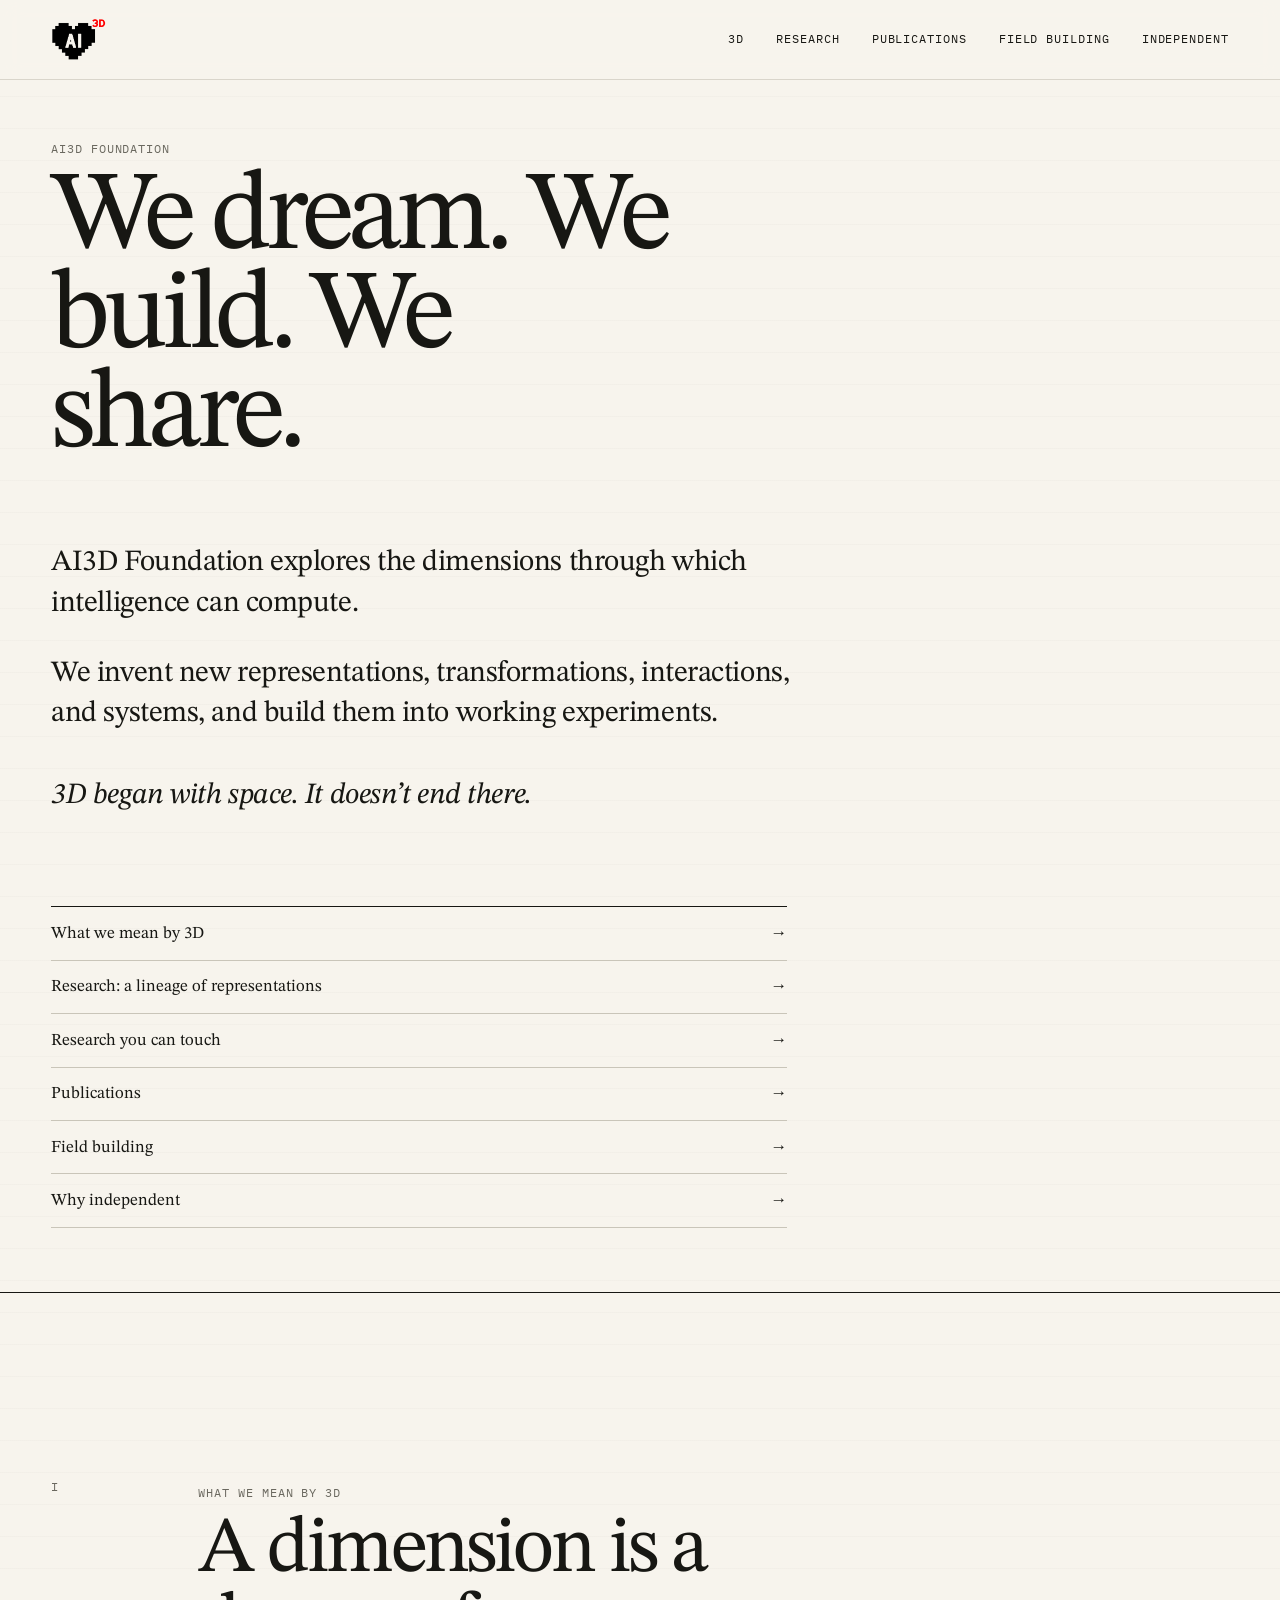
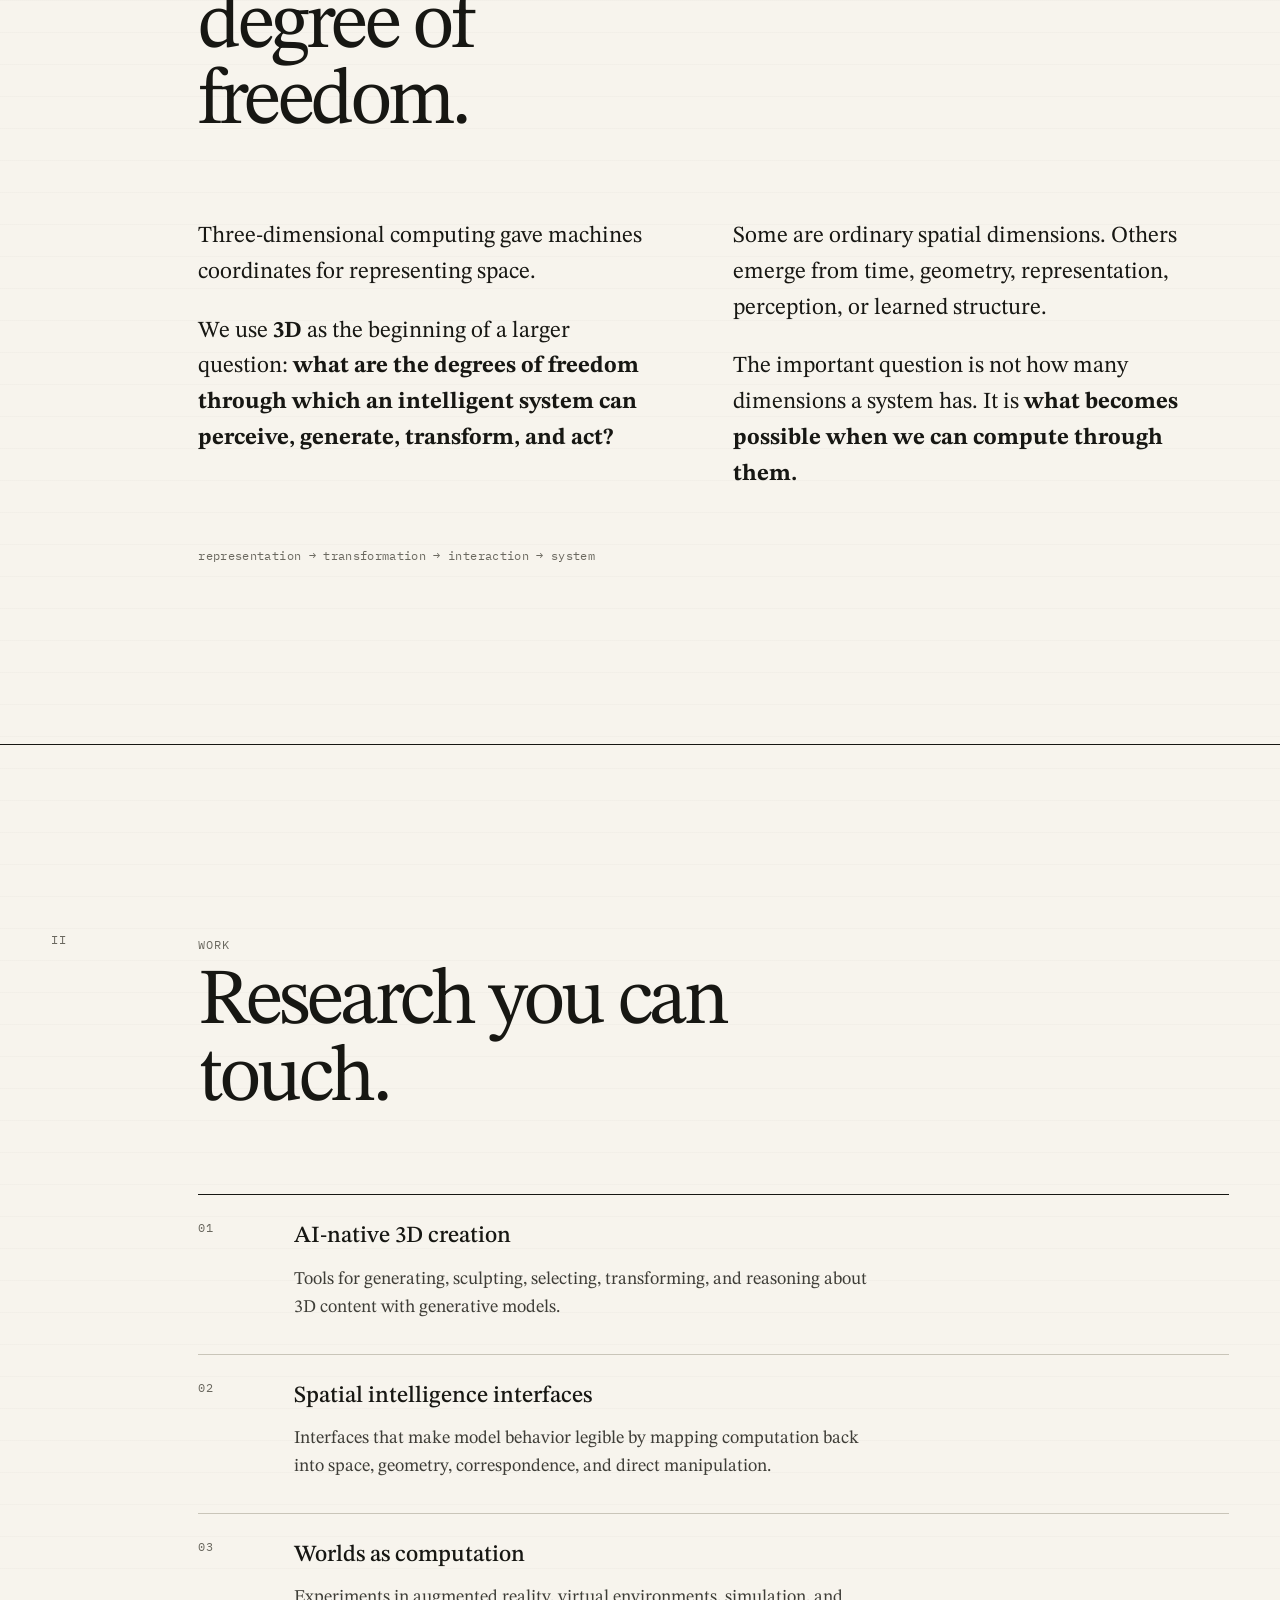
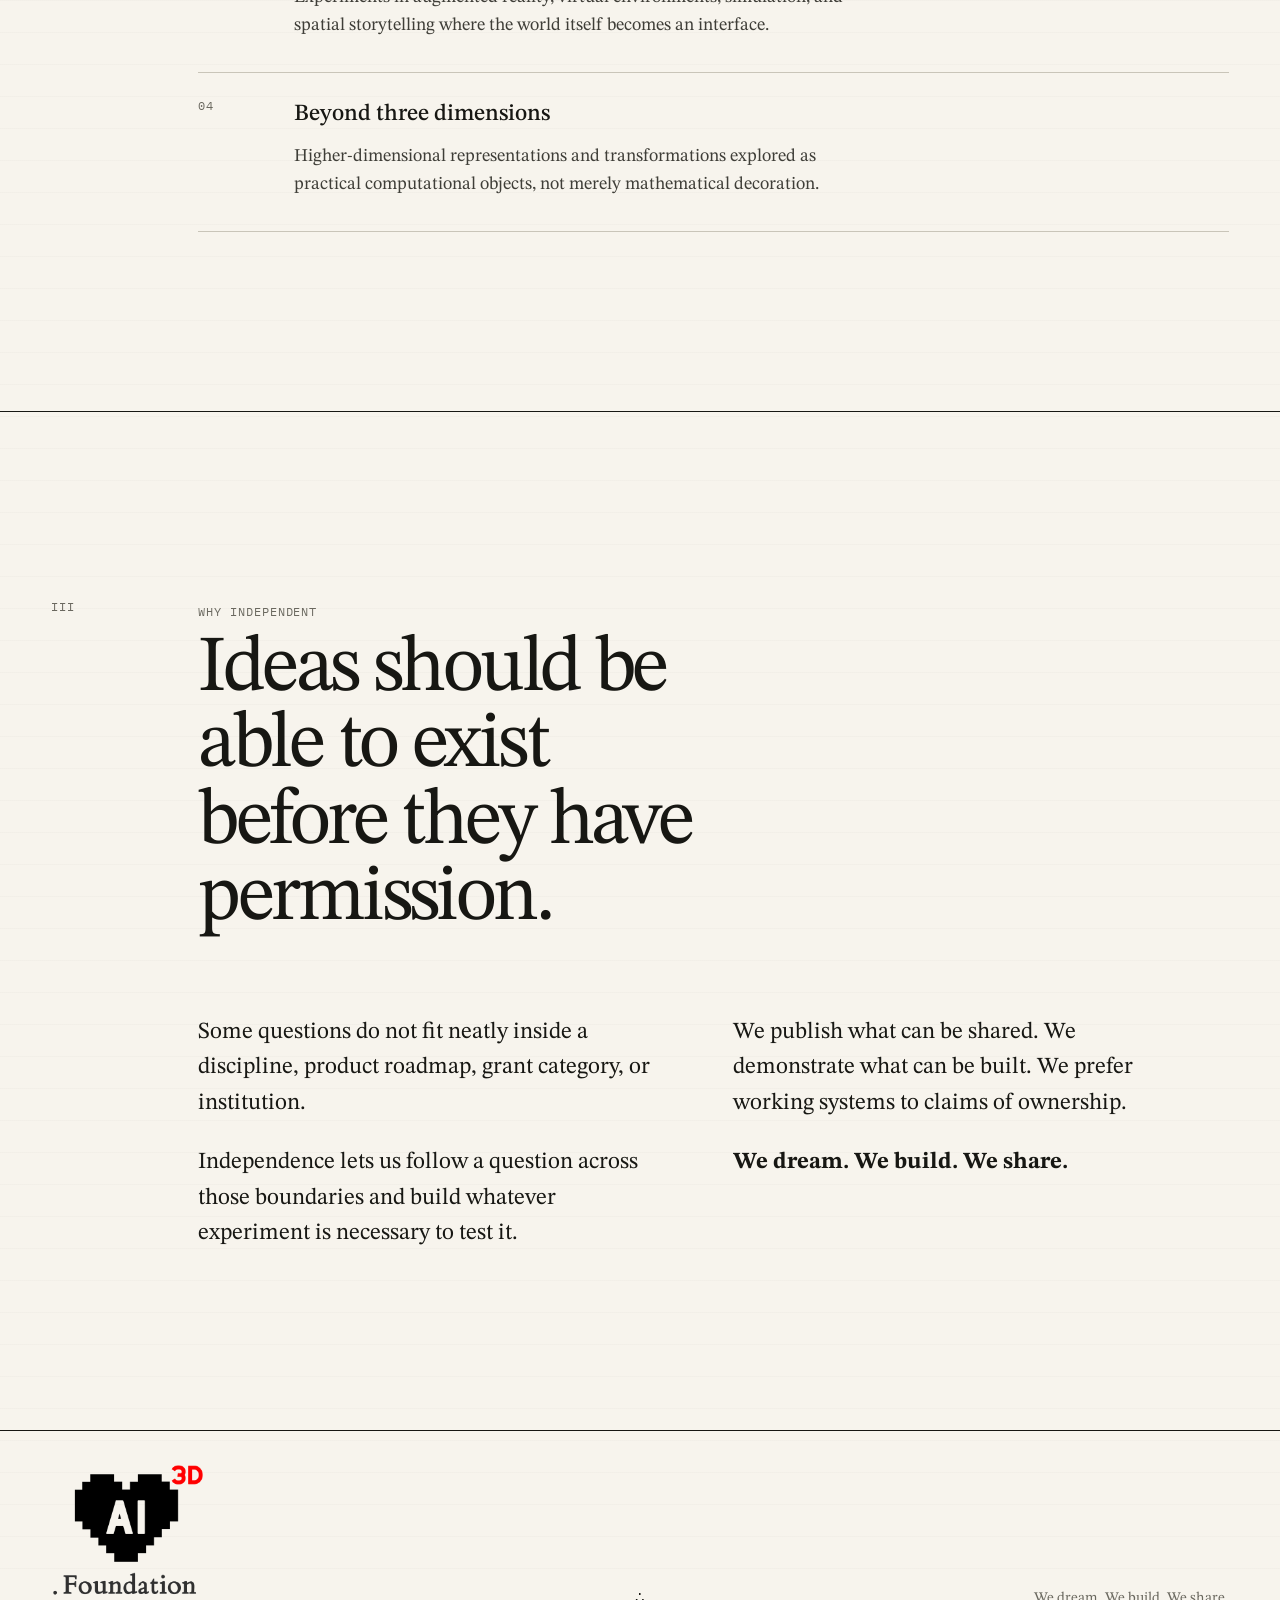
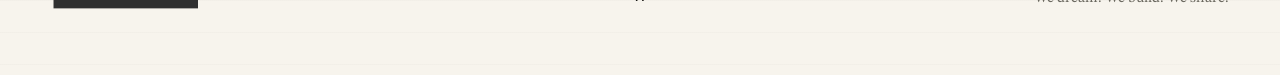
<file: index.html>
<!doctype html>
<html lang="en">
<head>
  <meta charset="utf-8" />
  <meta name="viewport" content="width=device-width, initial-scale=1" />
  <meta name="description" content="AI3D Foundation explores the dimensions through which intelligence can compute." />
  <meta name="theme-color" content="#f7f4ed" />
  <link rel="canonical" href="https://ai3d.foundation/" />
  <meta property="og:type" content="website" />
  <meta property="og:title" content="AI3D Foundation" />
  <meta property="og:description" content="We dream. We build. We share." />
  <meta property="og:url" content="https://ai3d.foundation/" />
  <meta property="og:image" content="https://ai3d.foundation/assets/ai3d-foundation.png" />
  <title>AI3D Foundation</title>
  <link rel="icon" type="image/png" href="/assets/ai3d-mark.png" />
  <link rel="preconnect" href="https://fonts.googleapis.com" />
  <link rel="preconnect" href="https://fonts.gstatic.com" crossorigin />
  <link href="https://fonts.googleapis.com/css2?family=STIX+Two+Text:opsz,wght@10..72,400;10..72,500&amp;family=IBM+Plex+Mono:wght@400&amp;display=swap" rel="stylesheet" />
  <link rel="stylesheet" href="/styles.css" />
</head>
<body>
  <a class="skip-link" href="#content">Skip to content</a>

  <header class="site-header">
    <a class="wordmark" href="#top" aria-label="AI3D Foundation home">
      <img src="/assets/ai3d-mark.png" alt="" width="820" height="634" />
    </a>
    <nav class="top-nav" aria-label="Primary navigation">
      <a href="#meaning">3D</a>
      <a href="/research/">Research</a>
      <a href="/publications/">Publications</a>
      <a href="/field-building/">Field building</a>
      <a href="#independent">Independent</a>
    </nav>
  </header>

  <main id="content">
    <section class="hero" id="top" aria-labelledby="hero-title">
      <div class="hero-inner">
        <p class="kicker">AI3D Foundation</p>
        <h1 id="hero-title">We dream. We build. We share.</h1>
        <div class="hero-copy">
          <p>AI3D Foundation explores the dimensions through which intelligence can compute.</p>
          <p>We invent new representations, transformations, interactions, and systems, and build them into working experiments.</p>
          <p class="closing">3D began with space. It doesn’t end there.</p>
        </div>

        <nav class="section-index" aria-label="Explore AI3D Foundation">
          <a href="#meaning"><span>What we mean by 3D</span><span aria-hidden="true">→</span></a>
          <a href="/research/"><span>Research: a lineage of representations</span><span aria-hidden="true">→</span></a>
          <a href="#work"><span>Research you can touch</span><span aria-hidden="true">→</span></a>
          <a href="/publications/"><span>Publications</span><span aria-hidden="true">→</span></a>
          <a href="/field-building/"><span>Field building</span><span aria-hidden="true">→</span></a>
          <a href="#independent"><span>Why independent</span><span aria-hidden="true">→</span></a>
        </nav>
      </div>
    </section>

    <section class="chapter" id="meaning" aria-labelledby="meaning-title">
      <div class="chapter-number" aria-hidden="true">I</div>
      <div class="chapter-body">
        <p class="eyebrow">What we mean by 3D</p>
        <h2 id="meaning-title">A dimension is a degree of freedom.</h2>
        <div class="prose two-column">
          <div>
            <p>Three-dimensional computing gave machines coordinates for representing space.</p>
            <p>We use <strong>3D</strong> as the beginning of a larger question: <strong>what are the degrees of freedom through which an intelligent system can perceive, generate, transform, and act?</strong></p>
          </div>
          <div>
            <p>Some are ordinary spatial dimensions. Others emerge from time, geometry, representation, perception, or learned structure.</p>
            <p>The important question is not how many dimensions a system has. It is <strong>what becomes possible when we can compute through them.</strong></p>
          </div>
        </div>
        <p class="margin-note">representation → transformation → interaction → system</p>
      </div>
    </section>

    <section class="chapter" id="work" aria-labelledby="work-title">
      <div class="chapter-number" aria-hidden="true">II</div>
      <div class="chapter-body">
        <p class="eyebrow">Work</p>
        <h2 id="work-title">Research you can touch.</h2>
        <div class="work-list">
          <article class="work-item">
            <div class="work-index">01</div>
            <div><h3>AI-native 3D creation</h3><p>Tools for generating, sculpting, selecting, transforming, and reasoning about 3D content with generative models.</p></div>
          </article>
          <article class="work-item">
            <div class="work-index">02</div>
            <div><h3>Spatial intelligence interfaces</h3><p>Interfaces that make model behavior legible by mapping computation back into space, geometry, correspondence, and direct manipulation.</p></div>
          </article>
          <article class="work-item">
            <div class="work-index">03</div>
            <div><h3>Worlds as computation</h3><p>Experiments in augmented reality, virtual environments, simulation, and spatial storytelling where the world itself becomes an interface.</p></div>
          </article>
          <article class="work-item">
            <div class="work-index">04</div>
            <div><h3>Beyond three dimensions</h3><p>Higher-dimensional representations and transformations explored as practical computational objects, not merely mathematical decoration.</p></div>
          </article>
        </div>
      </div>
    </section>

    <section class="chapter" id="independent" aria-labelledby="independent-title">
      <div class="chapter-number" aria-hidden="true">III</div>
      <div class="chapter-body">
        <p class="eyebrow">Why independent</p>
        <h2 id="independent-title">Ideas should be able to exist before they have permission.</h2>
        <div class="prose two-column">
          <div>
            <p>Some questions do not fit neatly inside a discipline, product roadmap, grant category, or institution.</p>
            <p>Independence lets us follow a question across those boundaries and build whatever experiment is necessary to test it.</p>
          </div>
          <div>
            <p>We publish what can be shared. We demonstrate what can be built. We prefer working systems to claims of ownership.</p>
            <p><strong>We dream. We build. We share.</strong></p>
          </div>
        </div>
      </div>
    </section>
  </main>

  <footer class="site-footer">
    <a href="#top" aria-label="Back to top"><img class="footer-logo" src="/assets/ai3d-foundation.png" alt="" width="948" height="910" /></a>
    <div class="footer-mark" aria-hidden="true">∴</div>
    <div>We dream. We build. We share.</div>
  </footer>
</body>
</html>
</file>
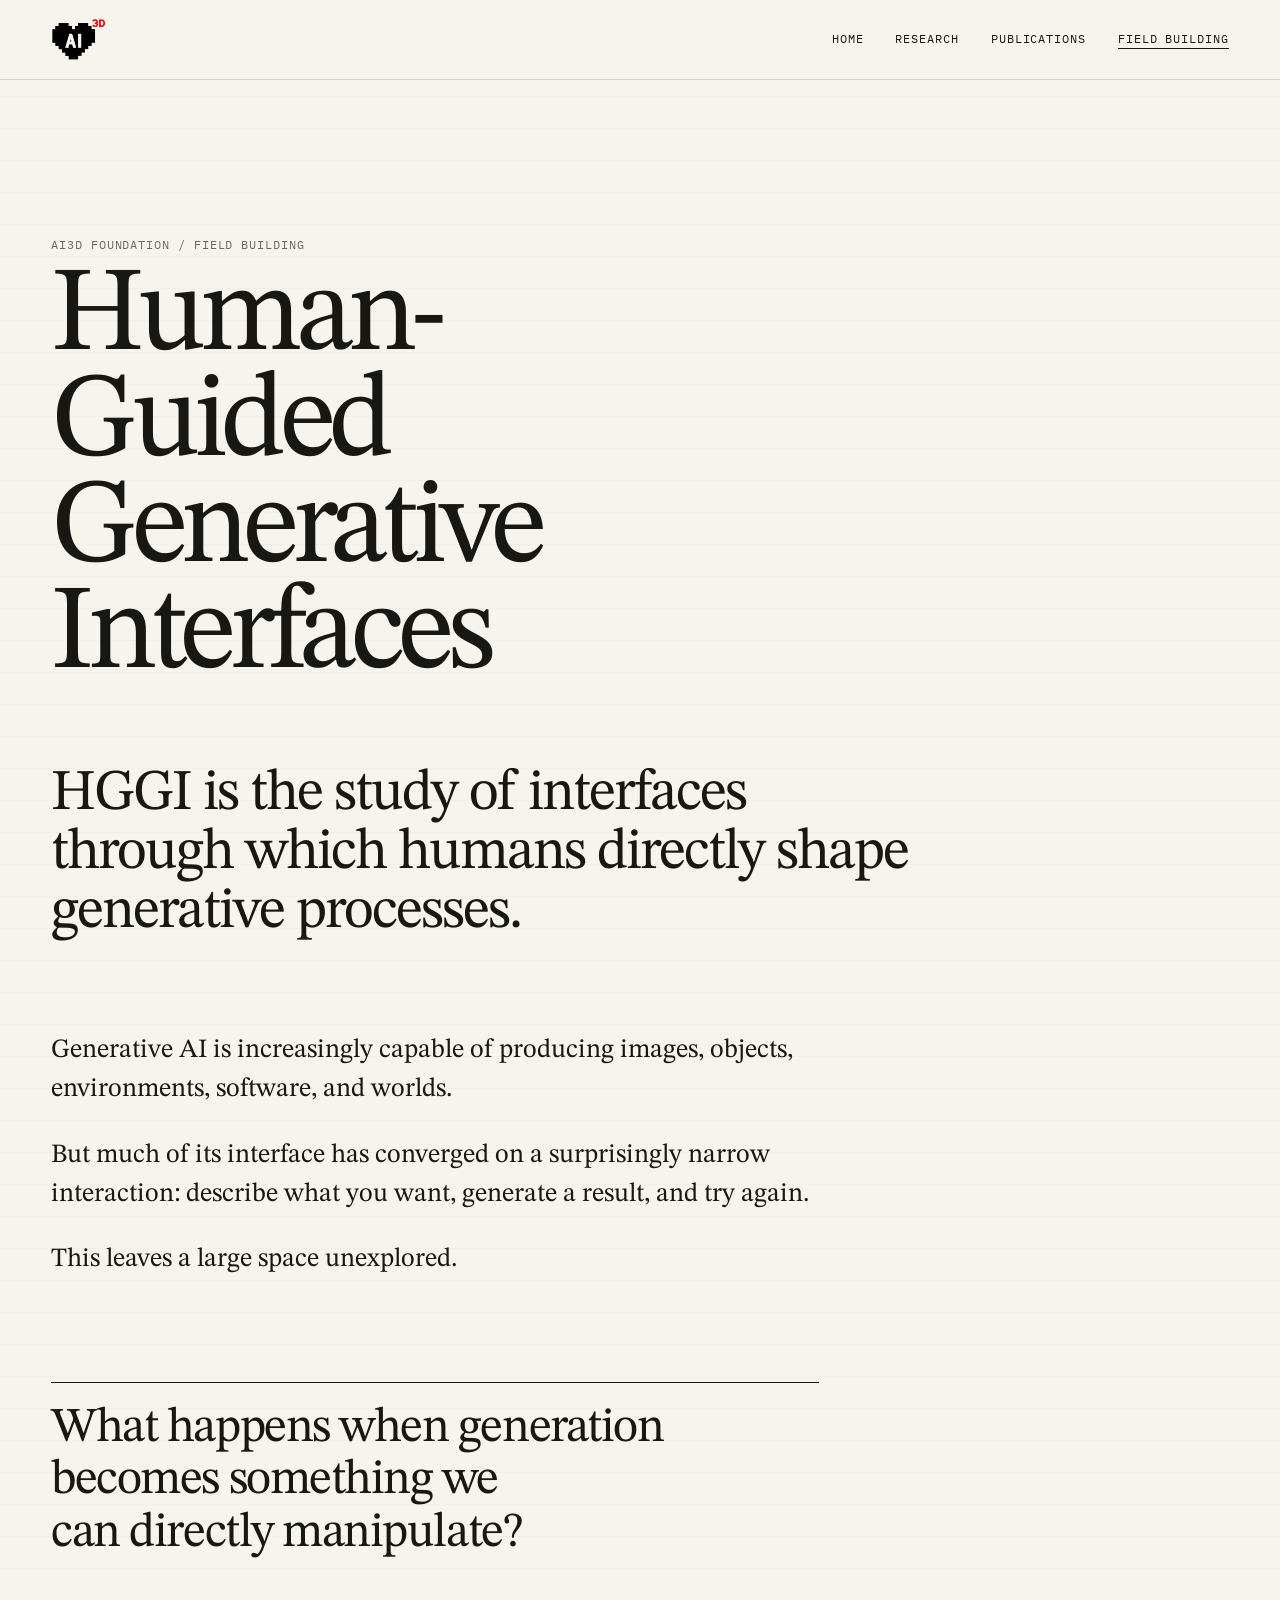
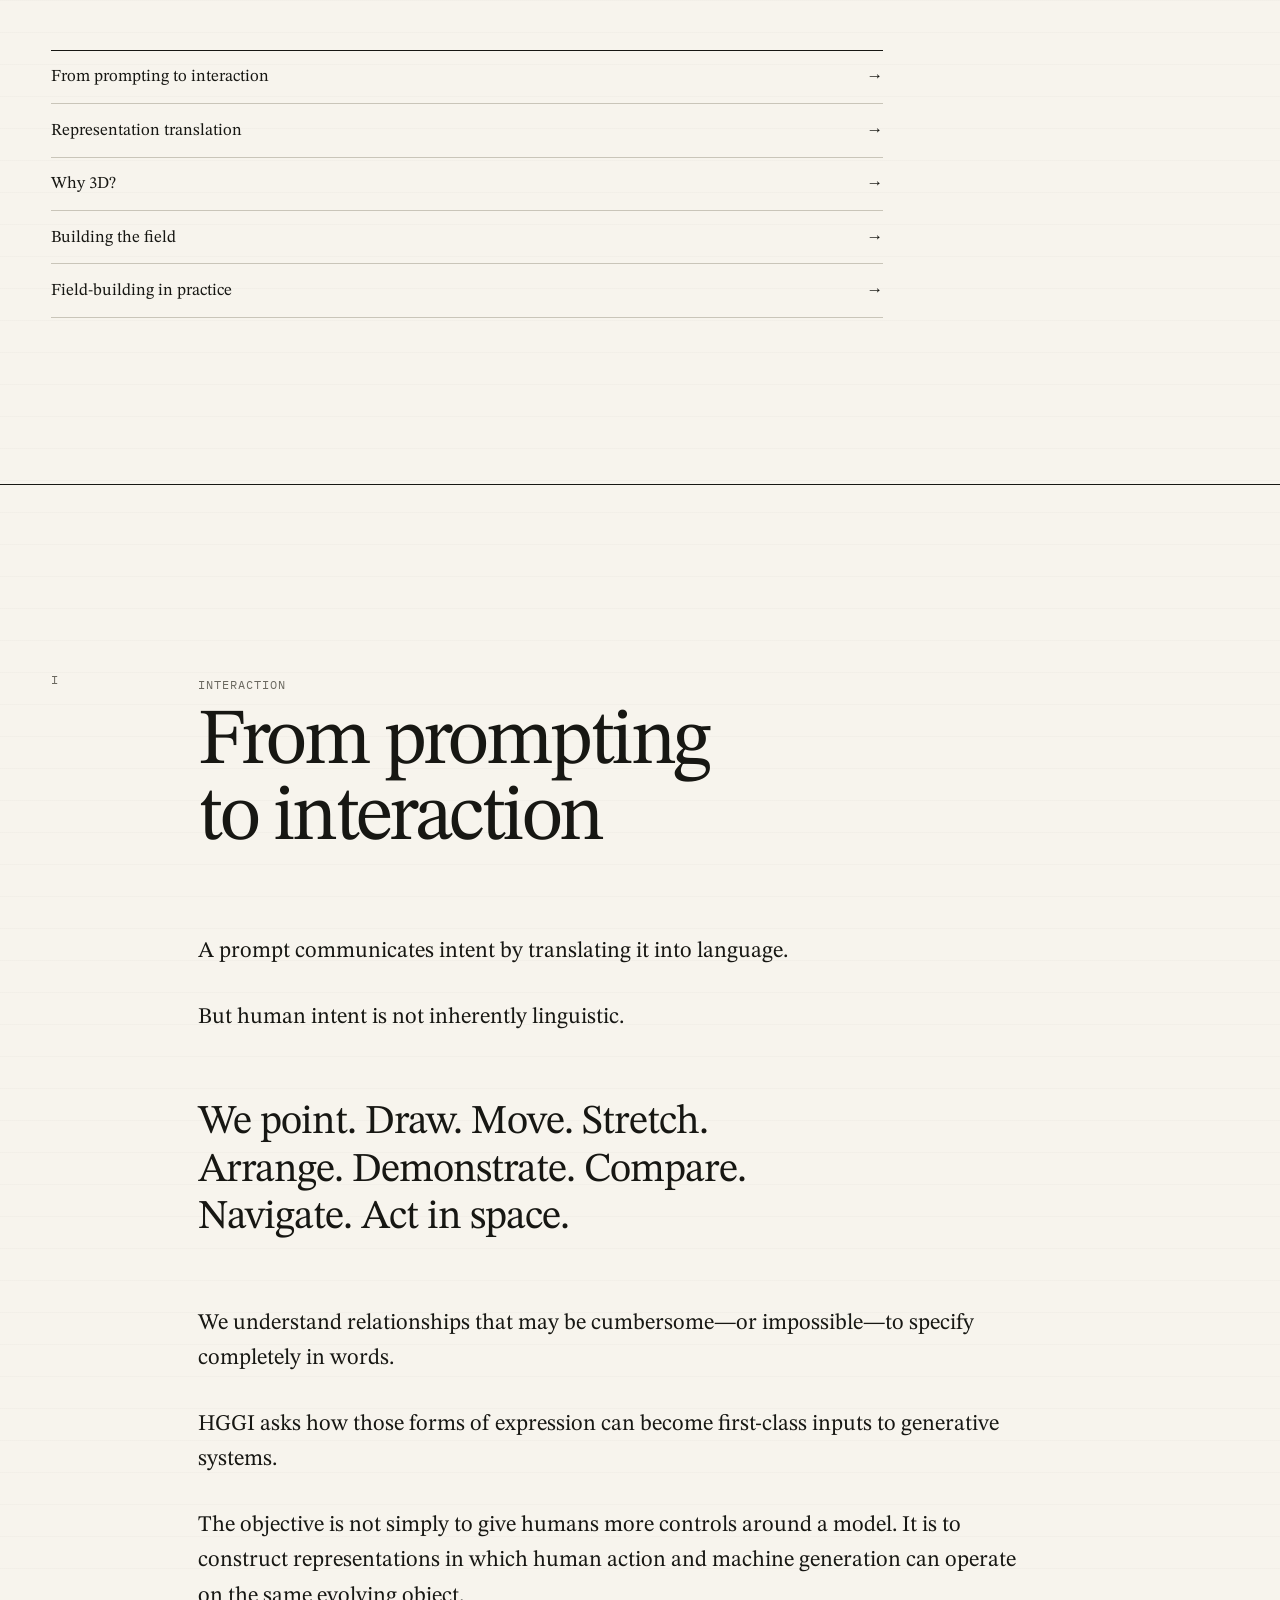
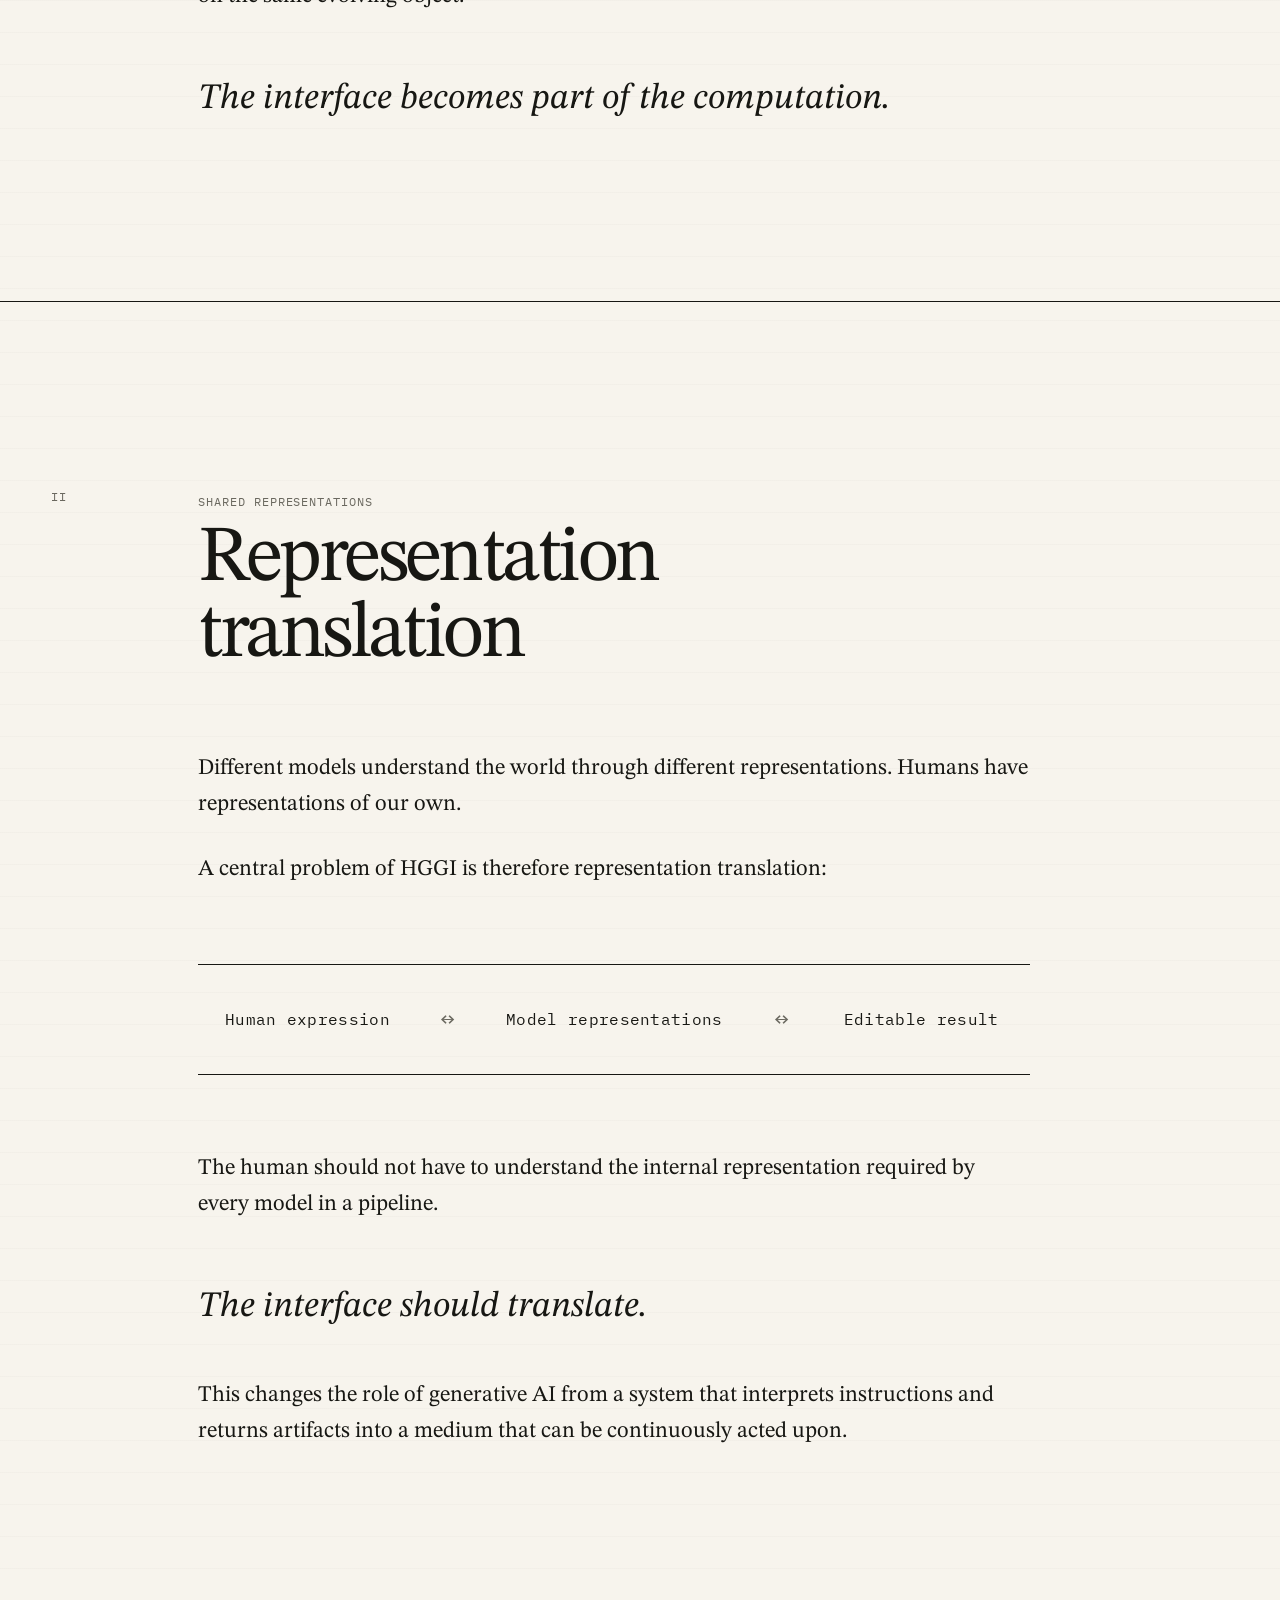
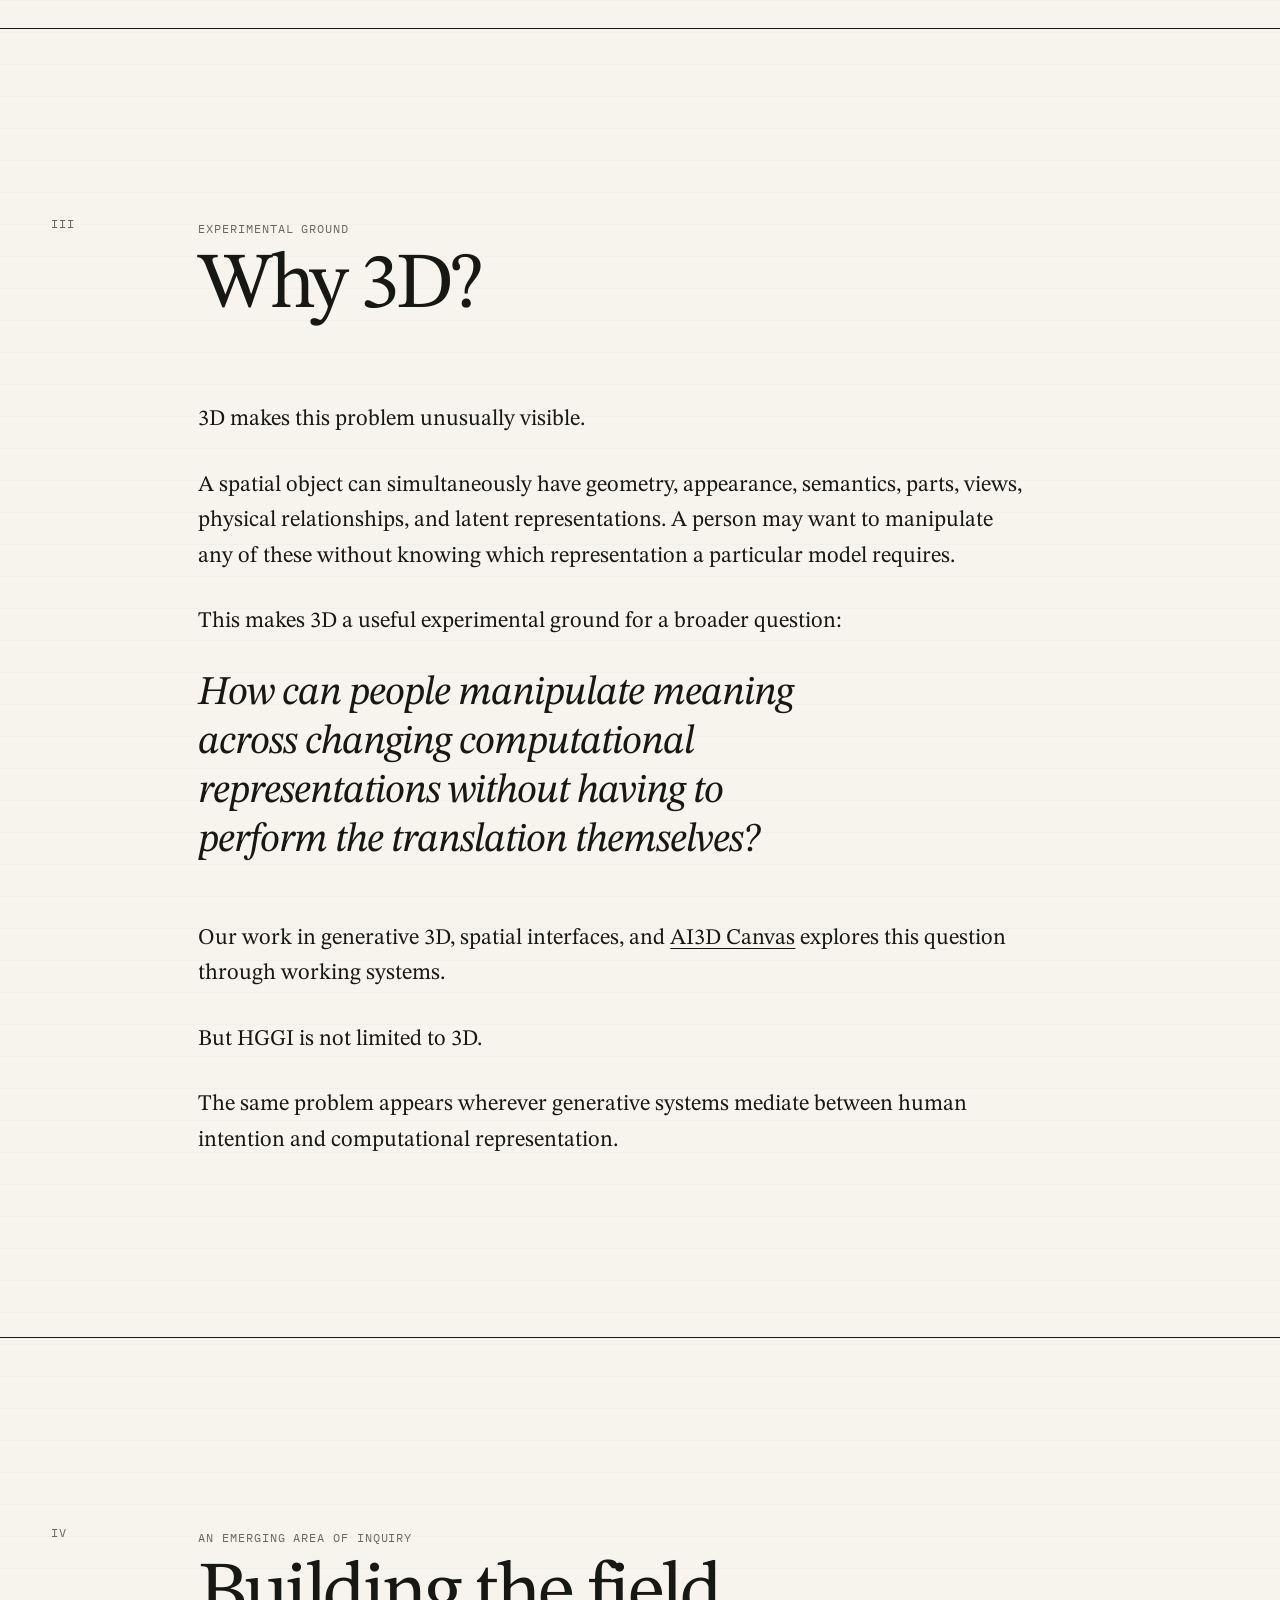
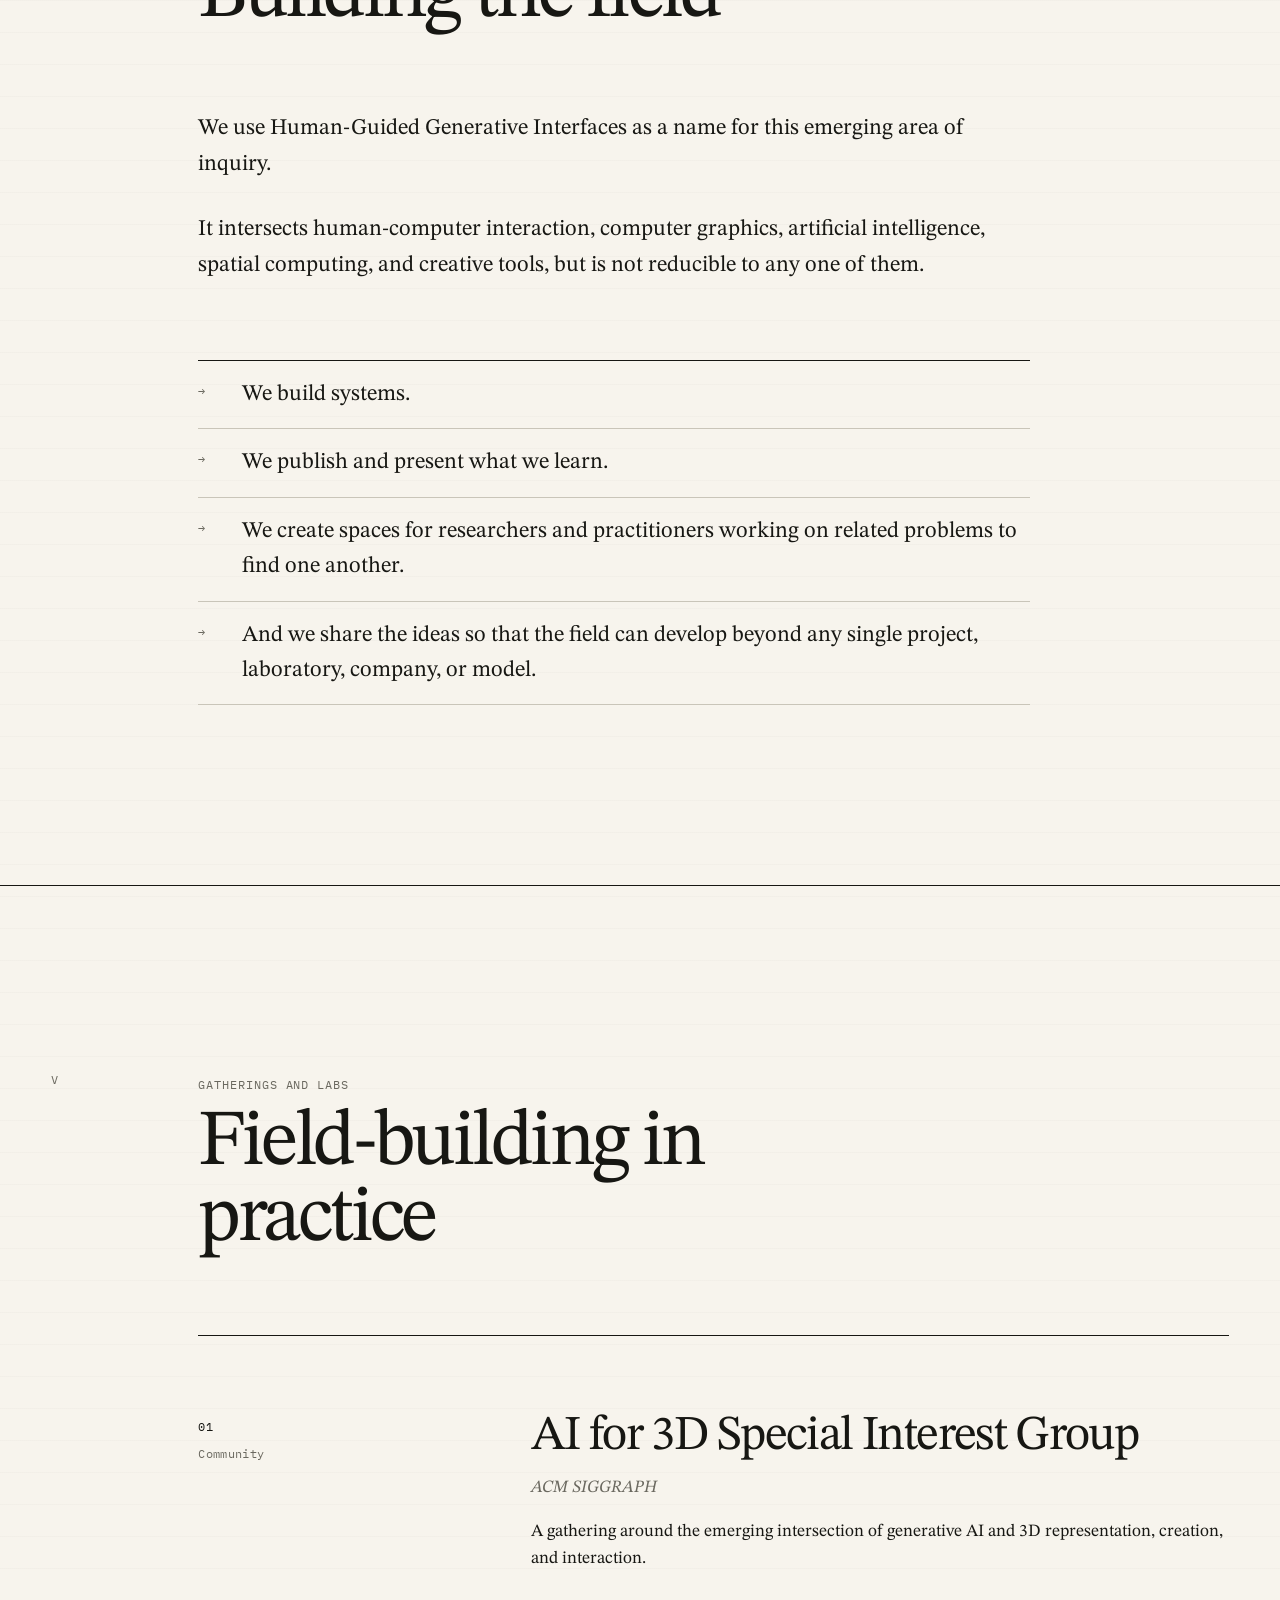
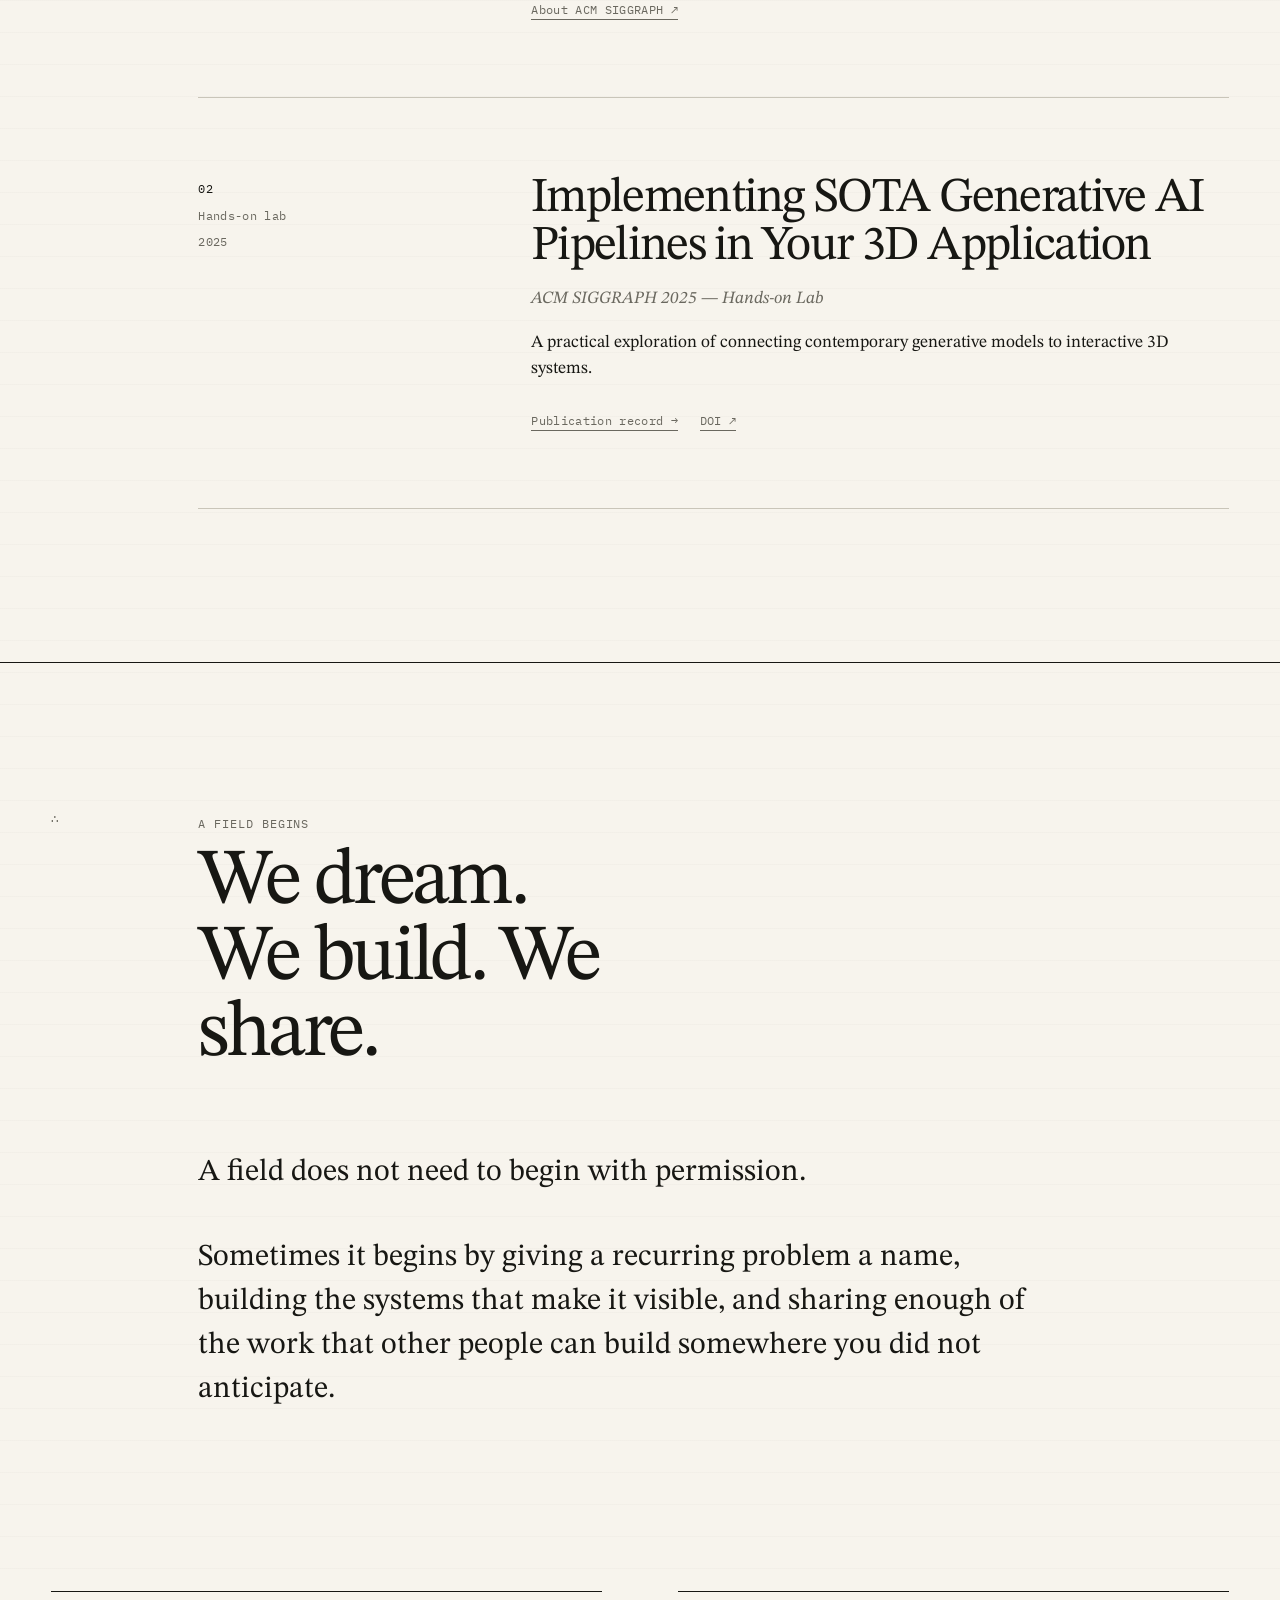
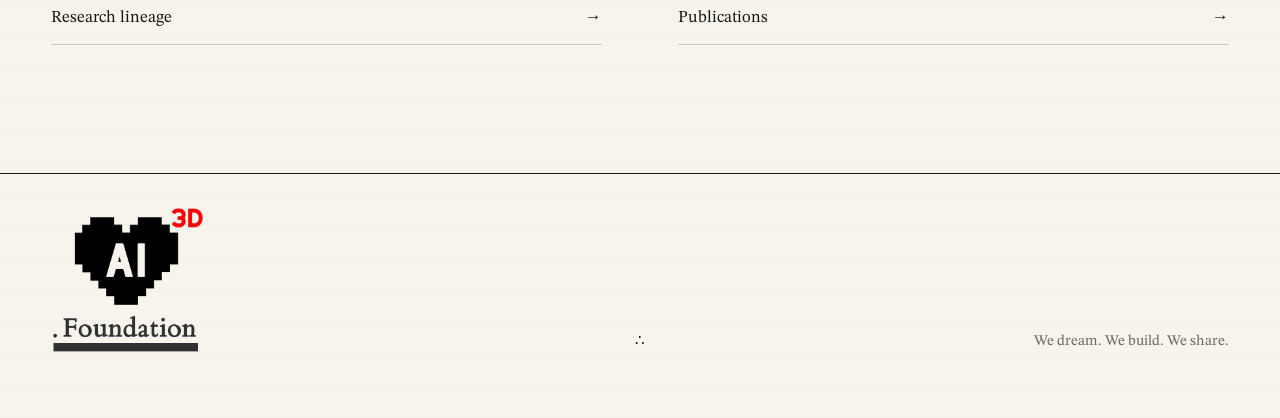
<file: field-building/index.html>
<!doctype html>
<html lang="en">
<head>
  <meta charset="utf-8" />
  <meta name="viewport" content="width=device-width, initial-scale=1" />
  <meta name="description" content="Human-Guided Generative Interfaces studies how people can directly shape generative processes across changing computational representations." />
  <meta name="theme-color" content="#f7f4ed" />
  <link rel="canonical" href="https://ai3d.foundation/field-building/" />
  <meta property="og:type" content="website" />
  <meta property="og:title" content="Human-Guided Generative Interfaces — AI3D Foundation" />
  <meta property="og:description" content="An emerging field for interfaces through which humans directly shape generative processes." />
  <meta property="og:url" content="https://ai3d.foundation/field-building/" />
  <meta property="og:image" content="https://ai3d.foundation/assets/ai3d-foundation.png" />
  <title>Human-Guided Generative Interfaces — AI3D Foundation</title>
  <link rel="icon" type="image/png" href="/assets/ai3d-mark.png" />
  <link rel="preconnect" href="https://fonts.googleapis.com" />
  <link rel="preconnect" href="https://fonts.gstatic.com" crossorigin />
  <link href="https://fonts.googleapis.com/css2?family=STIX+Two+Text:opsz,wght@10..72,400;10..72,500&amp;family=IBM+Plex+Mono:wght@400&amp;display=swap" rel="stylesheet" />
  <link rel="stylesheet" href="/styles.css" />
  <link rel="stylesheet" href="/field-building/styles.css" />
</head>
<body class="field-building-page">
  <a class="skip-link" href="#content">Skip to content</a>

  <header class="site-header">
    <a class="wordmark" href="/" aria-label="AI3D Foundation home">
      <img src="/assets/ai3d-mark.png" alt="" width="820" height="634" />
    </a>
    <nav class="top-nav" aria-label="Primary navigation">
      <a href="/">Home</a>
      <a href="/research/">Research</a>
      <a href="/publications/">Publications</a>
      <a href="/field-building/" aria-current="page">Field building</a>
    </nav>
  </header>

  <main id="content">
    <section class="page-hero hggi-hero" aria-labelledby="page-title">
      <div class="page-hero-inner">
        <p class="kicker">AI3D Foundation / Field Building</p>
        <h1 id="page-title">Human-Guided Generative Interfaces</h1>
        <p class="page-thesis">HGGI is the study of interfaces through which humans directly shape generative processes.</p>
        <div class="page-intro">
          <p>Generative AI is increasingly capable of producing images, objects, environments, software, and worlds.</p>
          <p>But much of its interface has converged on a surprisingly narrow interaction: describe what you want, generate a result, and try again.</p>
          <p>This leaves a large space unexplored.</p>
        </div>
        <p class="hero-question">What happens when generation becomes something we can directly manipulate?</p>

        <nav class="section-index" aria-label="On this page">
          <a href="#interaction"><span>From prompting to interaction</span><span aria-hidden="true">→</span></a>
          <a href="#translation"><span>Representation translation</span><span aria-hidden="true">→</span></a>
          <a href="#why-3d"><span>Why 3D?</span><span aria-hidden="true">→</span></a>
          <a href="#building"><span>Building the field</span><span aria-hidden="true">→</span></a>
          <a href="#practice"><span>Field-building in practice</span><span aria-hidden="true">→</span></a>
        </nav>
      </div>
    </section>

    <section class="content-section" id="interaction" aria-labelledby="interaction-title">
      <div class="section-rail" aria-hidden="true">I</div>
      <div class="content-body">
        <p class="eyebrow">Interaction</p>
        <h2 id="interaction-title">From prompting to interaction</h2>
        <div class="editorial-prose">
          <p>A prompt communicates intent by translating it into language.</p>
          <p>But human intent is not inherently linguistic.</p>
          <p class="action-lexicon">We point. Draw. Move. Stretch. Arrange. Demonstrate. Compare. Navigate. Act in space.</p>
          <p>We understand relationships that may be cumbersome—or impossible—to specify completely in words.</p>
          <p>HGGI asks how those forms of expression can become first-class inputs to generative systems.</p>
          <p>The objective is not simply to give humans more controls around a model. It is to construct representations in which human action and machine generation can operate on the same evolving object.</p>
          <p class="interface-principle">The interface becomes part of the computation.</p>
        </div>
      </div>
    </section>

    <section class="content-section" id="translation" aria-labelledby="translation-title">
      <div class="section-rail" aria-hidden="true">II</div>
      <div class="content-body">
        <p class="eyebrow">Shared representations</p>
        <h2 id="translation-title">Representation translation</h2>
        <div class="editorial-prose">
          <p>Different models understand the world through different representations. Humans have representations of our own.</p>
          <p>A central problem of HGGI is therefore representation translation:</p>
          <p class="translation-loop" aria-label="Human expression, bidirectionally connected to model representations, bidirectionally connected to an editable result">
            <span>Human expression</span>
            <span aria-hidden="true">↔</span>
            <span>Model representations</span>
            <span aria-hidden="true">↔</span>
            <span>Editable result</span>
          </p>
          <p>The human should not have to understand the internal representation required by every model in a pipeline.</p>
          <p class="interface-principle">The interface should translate.</p>
          <p>This changes the role of generative AI from a system that interprets instructions and returns artifacts into a medium that can be continuously acted upon.</p>
        </div>
      </div>
    </section>

    <section class="content-section" id="why-3d" aria-labelledby="why-3d-title">
      <div class="section-rail" aria-hidden="true">III</div>
      <div class="content-body">
        <p class="eyebrow">Experimental ground</p>
        <h2 id="why-3d-title">Why 3D?</h2>
        <div class="editorial-prose">
          <p>3D makes this problem unusually visible.</p>
          <p>A spatial object can simultaneously have geometry, appearance, semantics, parts, views, physical relationships, and latent representations. A person may want to manipulate any of these without knowing which representation a particular model requires.</p>
          <p>This makes 3D a useful experimental ground for a broader question:</p>
          <p class="section-question field-question">How can people manipulate meaning across changing computational representations without having to perform the translation themselves?</p>
          <p>Our work in generative 3D, spatial interfaces, and <a href="/research/#ai3d-canvas">AI3D Canvas</a> explores this question through working systems.</p>
          <p>But HGGI is not limited to 3D.</p>
          <p>The same problem appears wherever generative systems mediate between human intention and computational representation.</p>
        </div>
      </div>
    </section>

    <section class="content-section" id="building" aria-labelledby="building-title">
      <div class="section-rail" aria-hidden="true">IV</div>
      <div class="content-body">
        <p class="eyebrow">An emerging area of inquiry</p>
        <h2 id="building-title">Building the field</h2>
        <div class="editorial-prose">
          <p>We use Human-Guided Generative Interfaces as a name for this emerging area of inquiry.</p>
          <p>It intersects human-computer interaction, computer graphics, artificial intelligence, spatial computing, and creative tools, but is not reducible to any one of them.</p>
          <div class="field-actions" aria-label="How we build the field">
            <p>We build systems.</p>
            <p>We publish and present what we learn.</p>
            <p>We create spaces for researchers and practitioners working on related problems to find one another.</p>
            <p>And we share the ideas so that the field can develop beyond any single project, laboratory, company, or model.</p>
          </div>
        </div>
      </div>
    </section>

    <section class="content-section practice-section" id="practice" aria-labelledby="practice-title">
      <div class="section-rail" aria-hidden="true">V</div>
      <div class="content-body">
        <p class="eyebrow">Gatherings and labs</p>
        <h2 id="practice-title">Field-building in practice</h2>

        <div class="field-list">
          <article class="field-item" id="ai-for-3d-sig">
            <div class="lineage-meta"><span>01</span><span>Community</span></div>
            <div>
              <h3>AI for 3D Special Interest Group</h3>
              <p class="field-venue">ACM SIGGRAPH</p>
              <p>A gathering around the emerging intersection of generative AI and 3D representation, creation, and interaction.</p>
              <div class="evidence-links"><a href="https://www.siggraph.org/about/">About ACM SIGGRAPH <span aria-hidden="true">↗</span></a></div>
            </div>
          </article>

          <article class="field-item" id="sota-generative-ai-pipelines">
            <div class="lineage-meta"><span>02</span><span>Hands-on lab</span><span>2025</span></div>
            <div>
              <h3>Implementing SOTA Generative AI Pipelines in Your 3D Application</h3>
              <p class="field-venue">ACM SIGGRAPH 2025 — Hands-on Lab</p>
              <p>A practical exploration of connecting contemporary generative models to interactive 3D systems.</p>
              <div class="evidence-links">
                <a href="/publications/#sota-generative-ai-pipelines">Publication record <span aria-hidden="true">→</span></a>
                <a href="https://doi.org/10.1145/3721251.3734070">DOI <span aria-hidden="true">↗</span></a>
              </div>
            </div>
          </article>
        </div>
      </div>
    </section>

    <section class="content-section closing-section" aria-labelledby="closing-title">
      <div class="section-rail" aria-hidden="true">∴</div>
      <div class="content-body">
        <p class="eyebrow">A field begins</p>
        <h2 id="closing-title">We dream. We build. We share.</h2>
        <div class="editorial-prose closing-prose">
          <p>A field does not need to begin with permission.</p>
          <p>Sometimes it begins by giving a recurring problem a name, building the systems that make it visible, and sharing enough of the work that other people can build somewhere you did not anticipate.</p>
        </div>
      </div>
    </section>

    <nav class="related-pages" aria-label="Related pages">
      <a href="/research/"><span>Research lineage</span><span aria-hidden="true">→</span></a>
      <a href="/publications/"><span>Publications</span><span aria-hidden="true">→</span></a>
    </nav>
  </main>

  <footer class="site-footer">
    <a href="/" aria-label="AI3D Foundation home"><img class="footer-logo" src="/assets/ai3d-foundation.png" alt="" width="948" height="910" /></a>
    <div class="footer-mark" aria-hidden="true">∴</div>
    <div>We dream. We build. We share.</div>
  </footer>
</body>
</html>
</file>
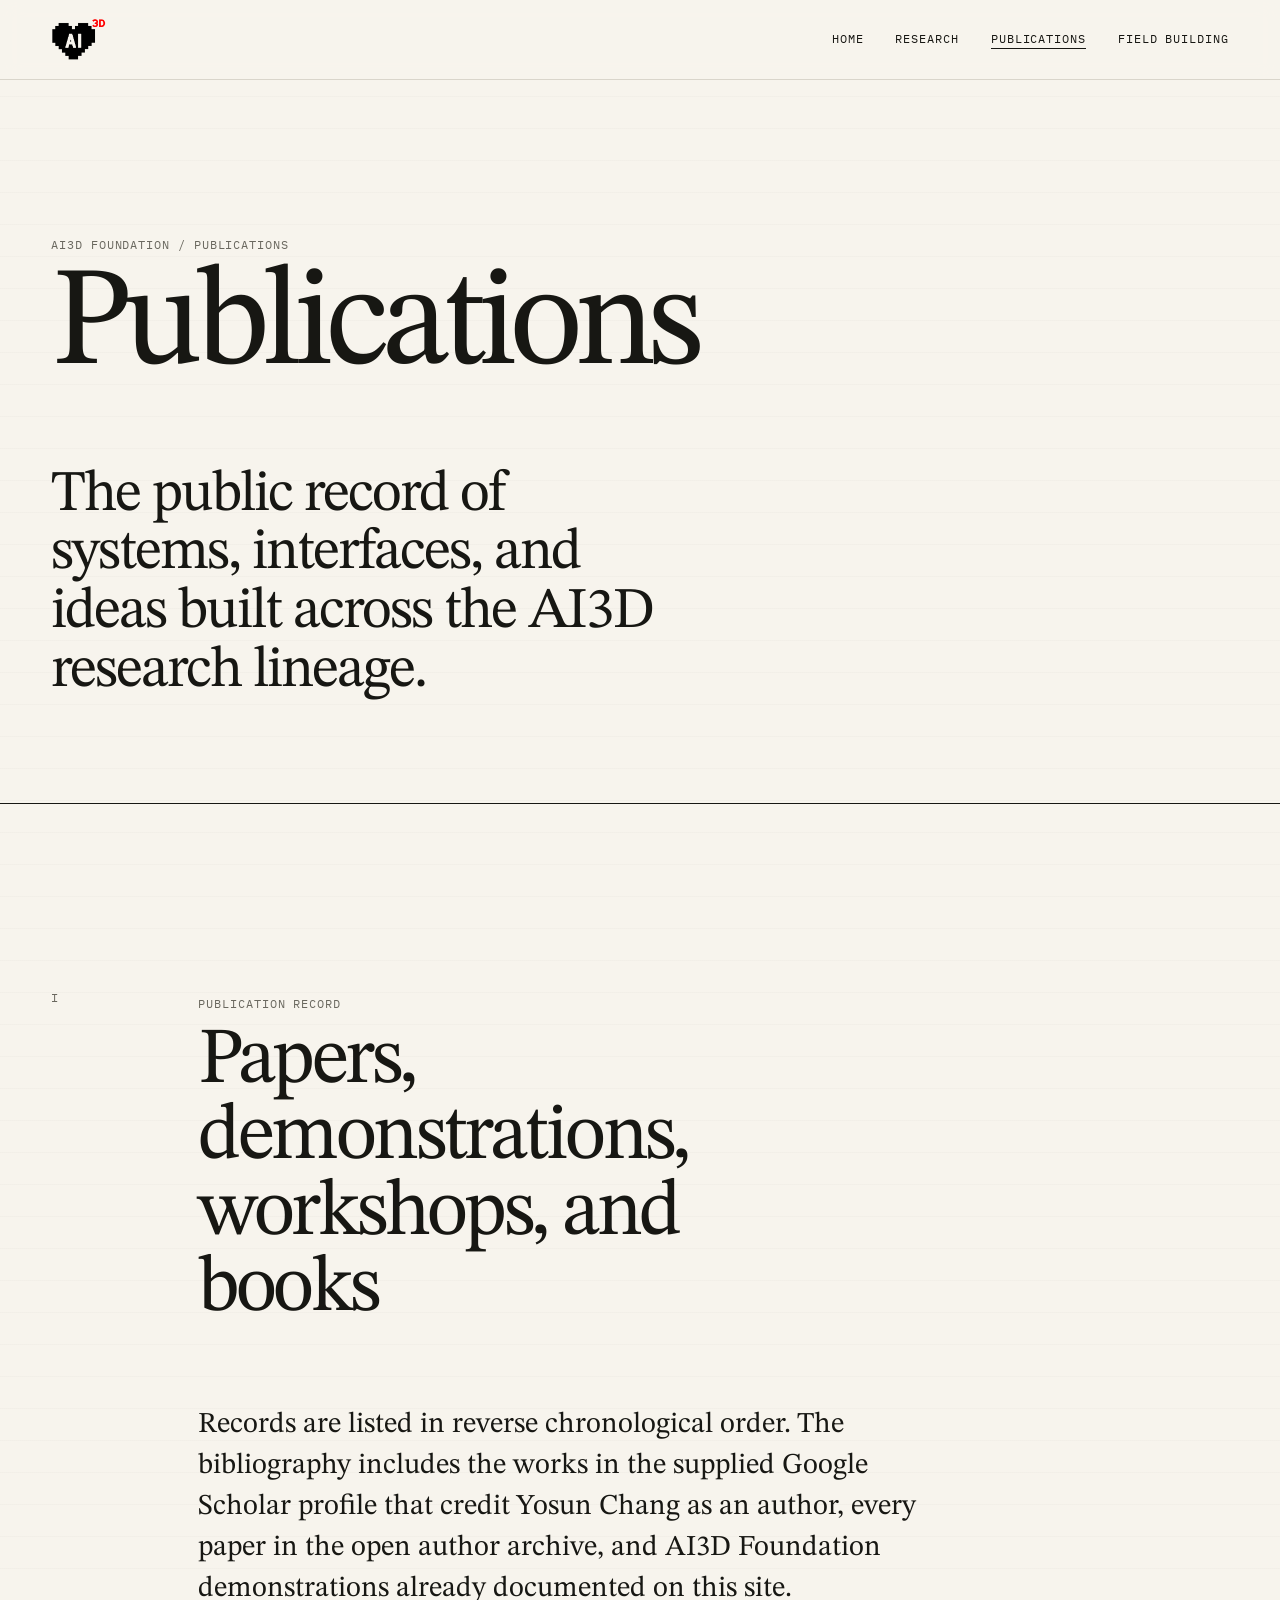
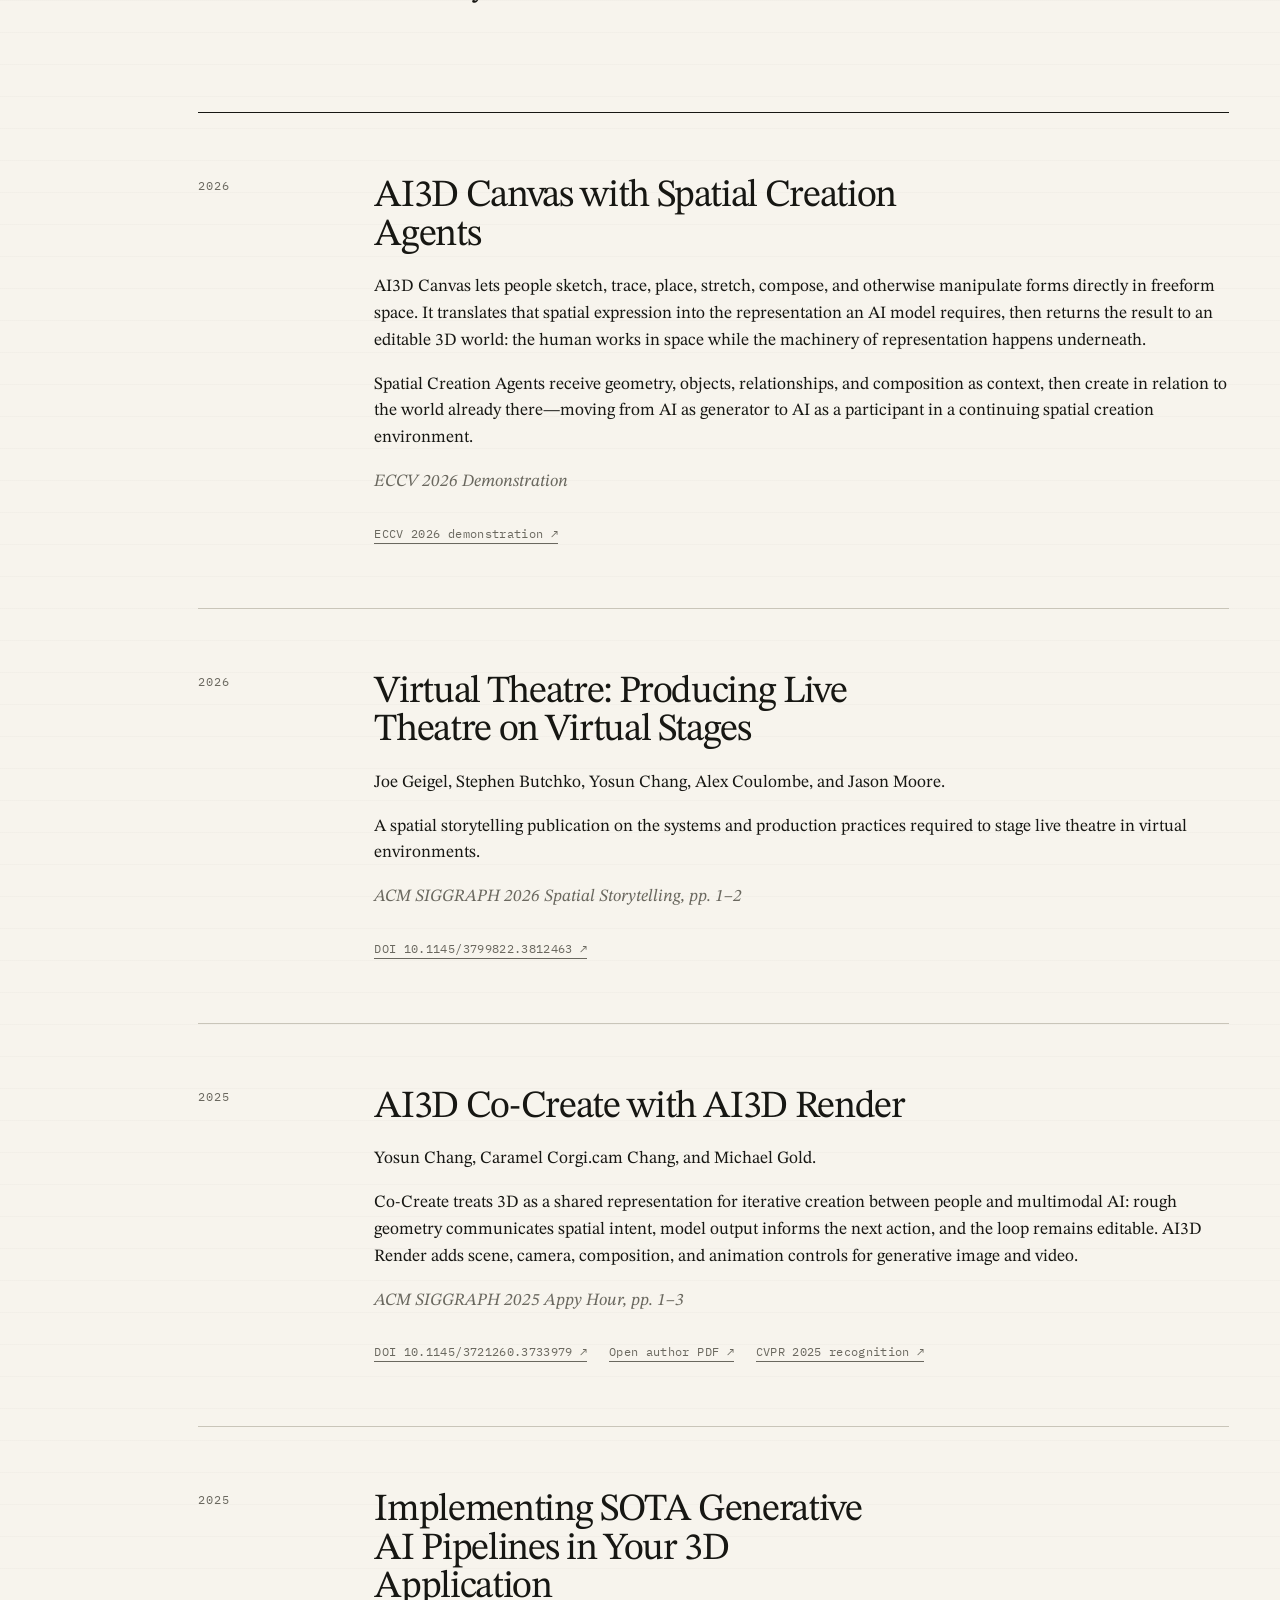
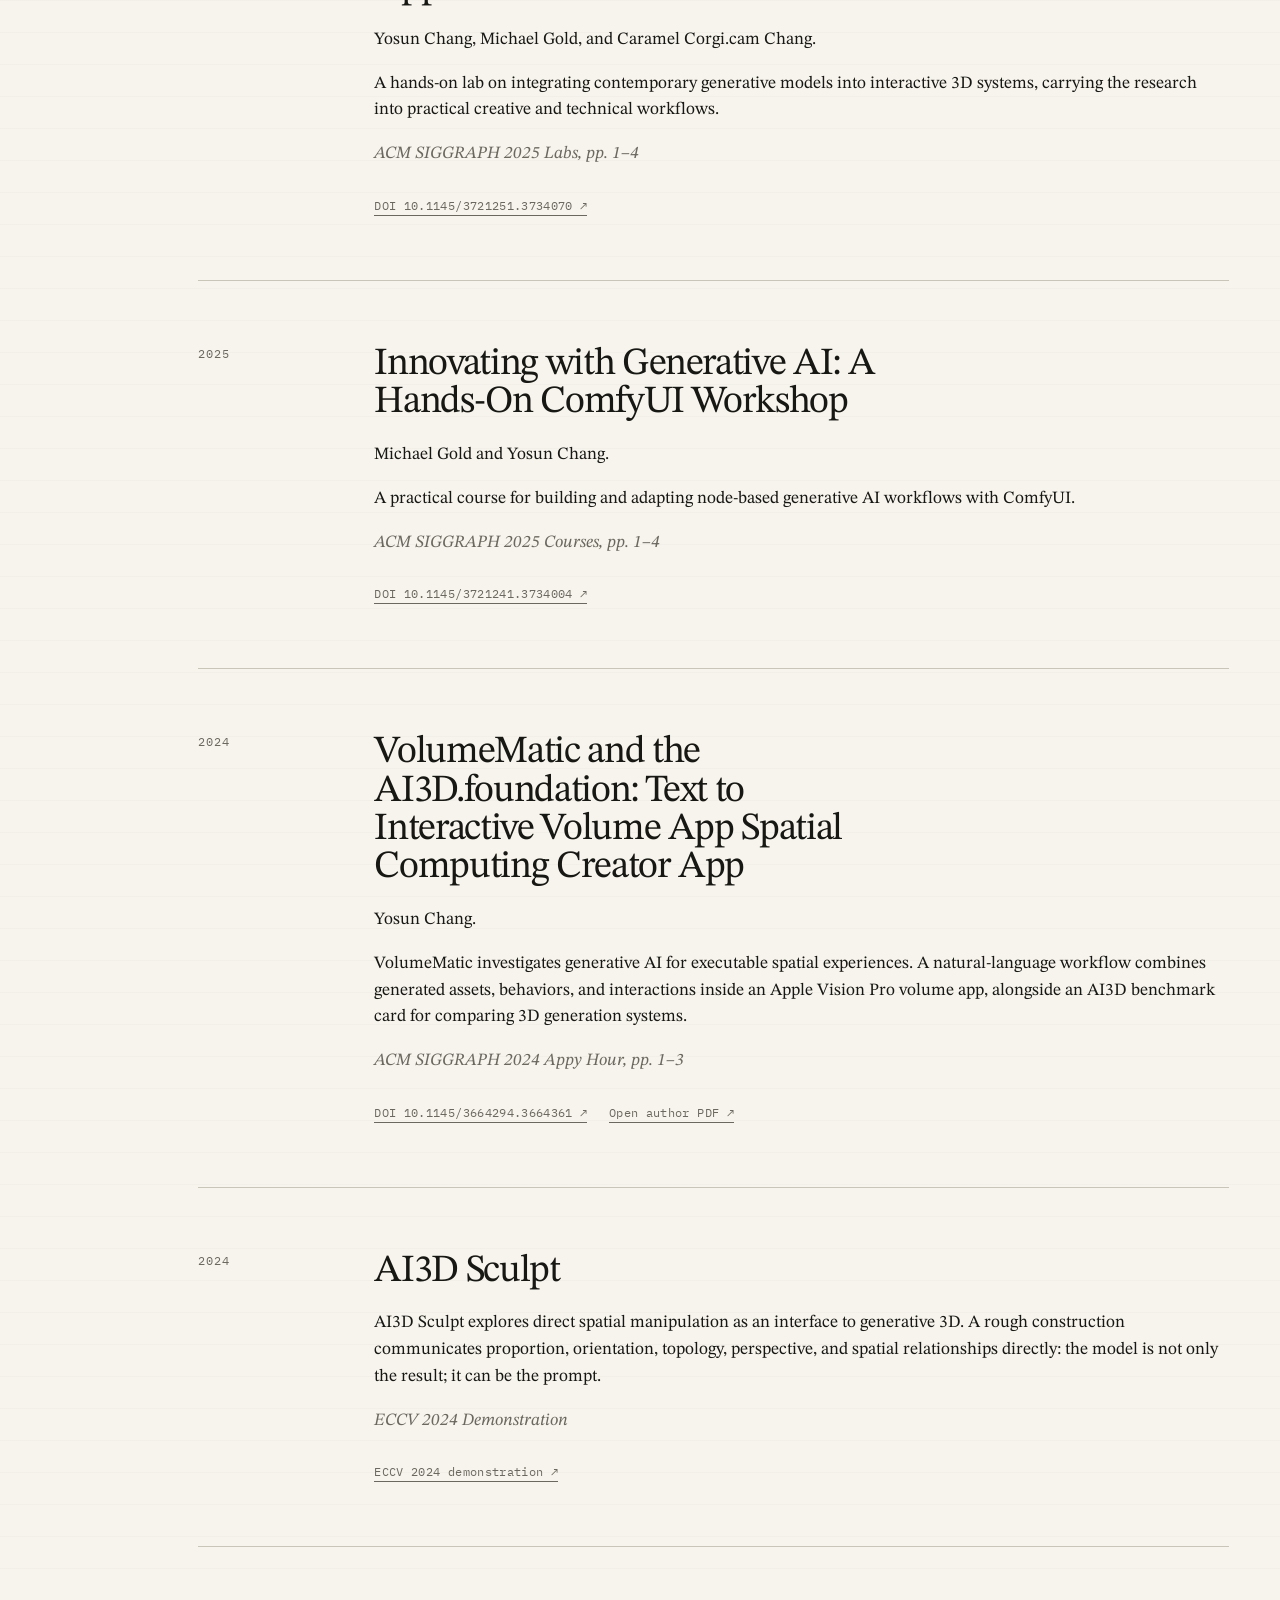
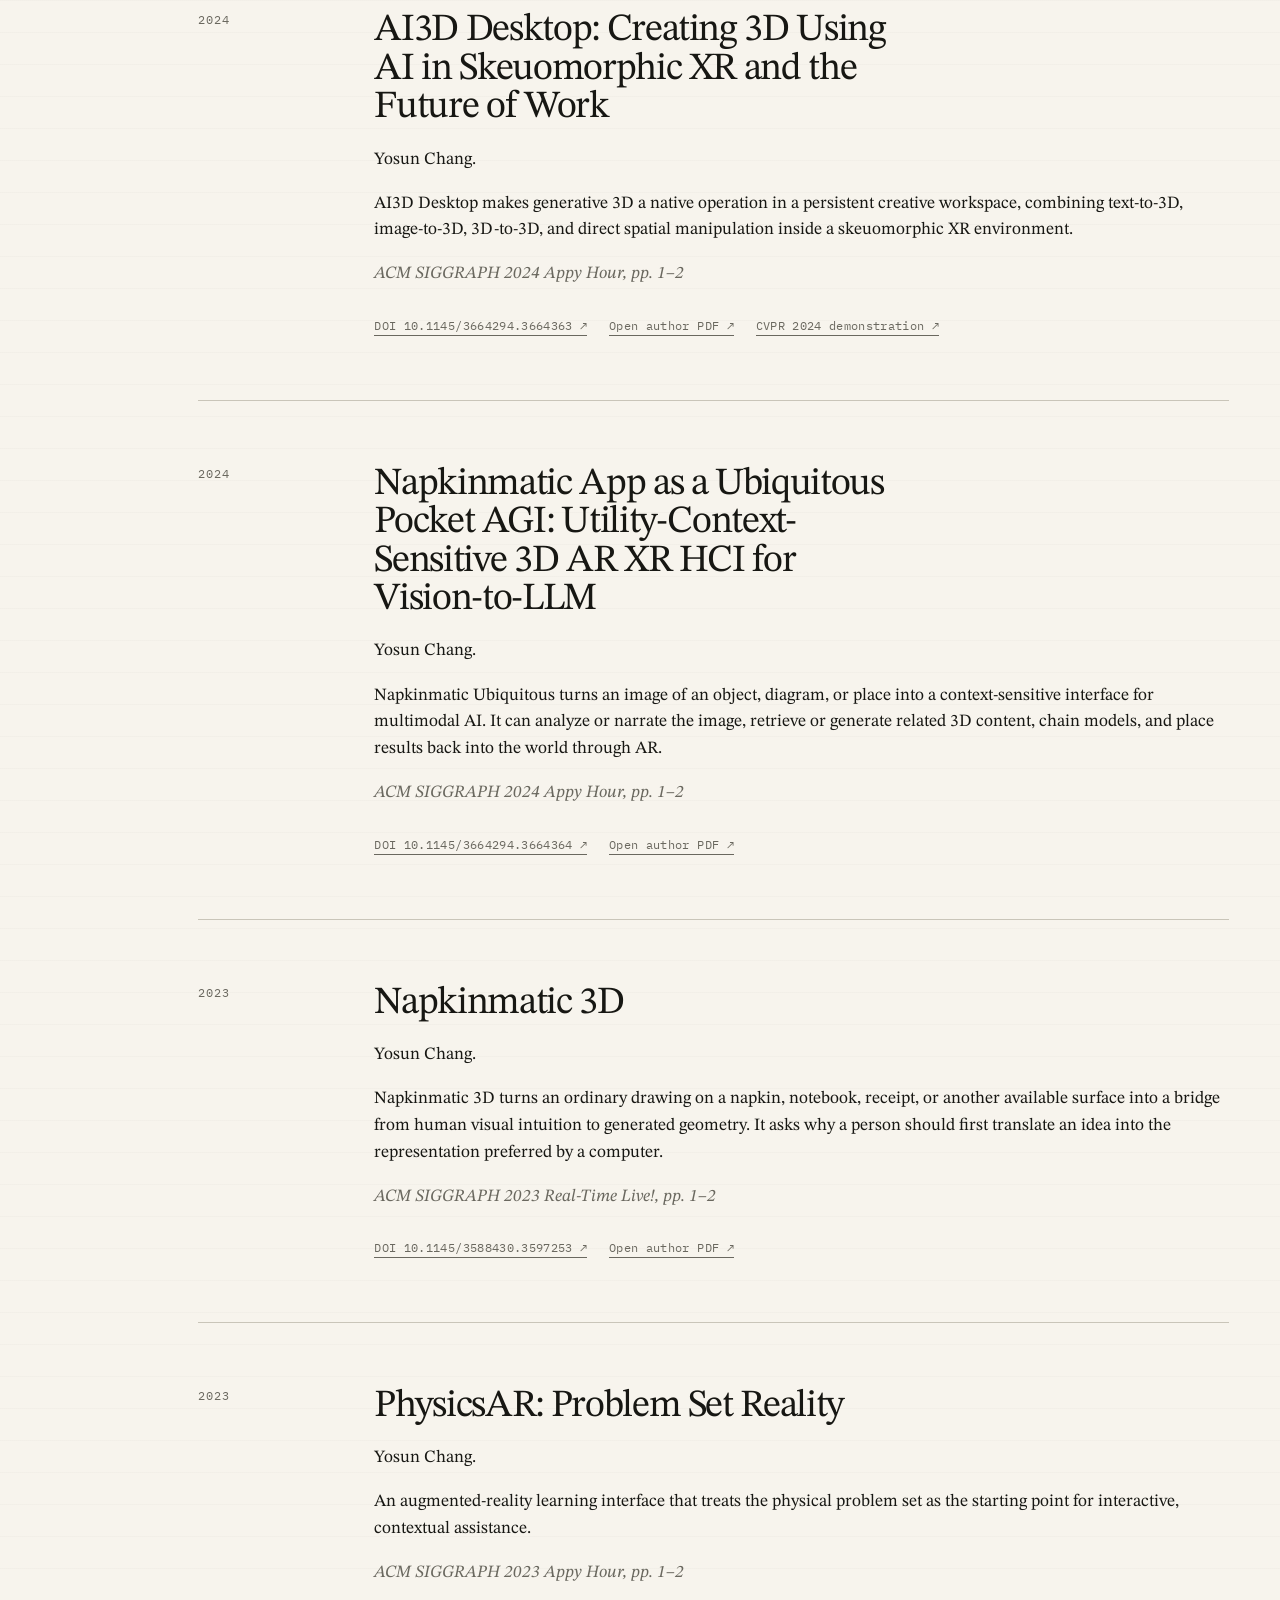
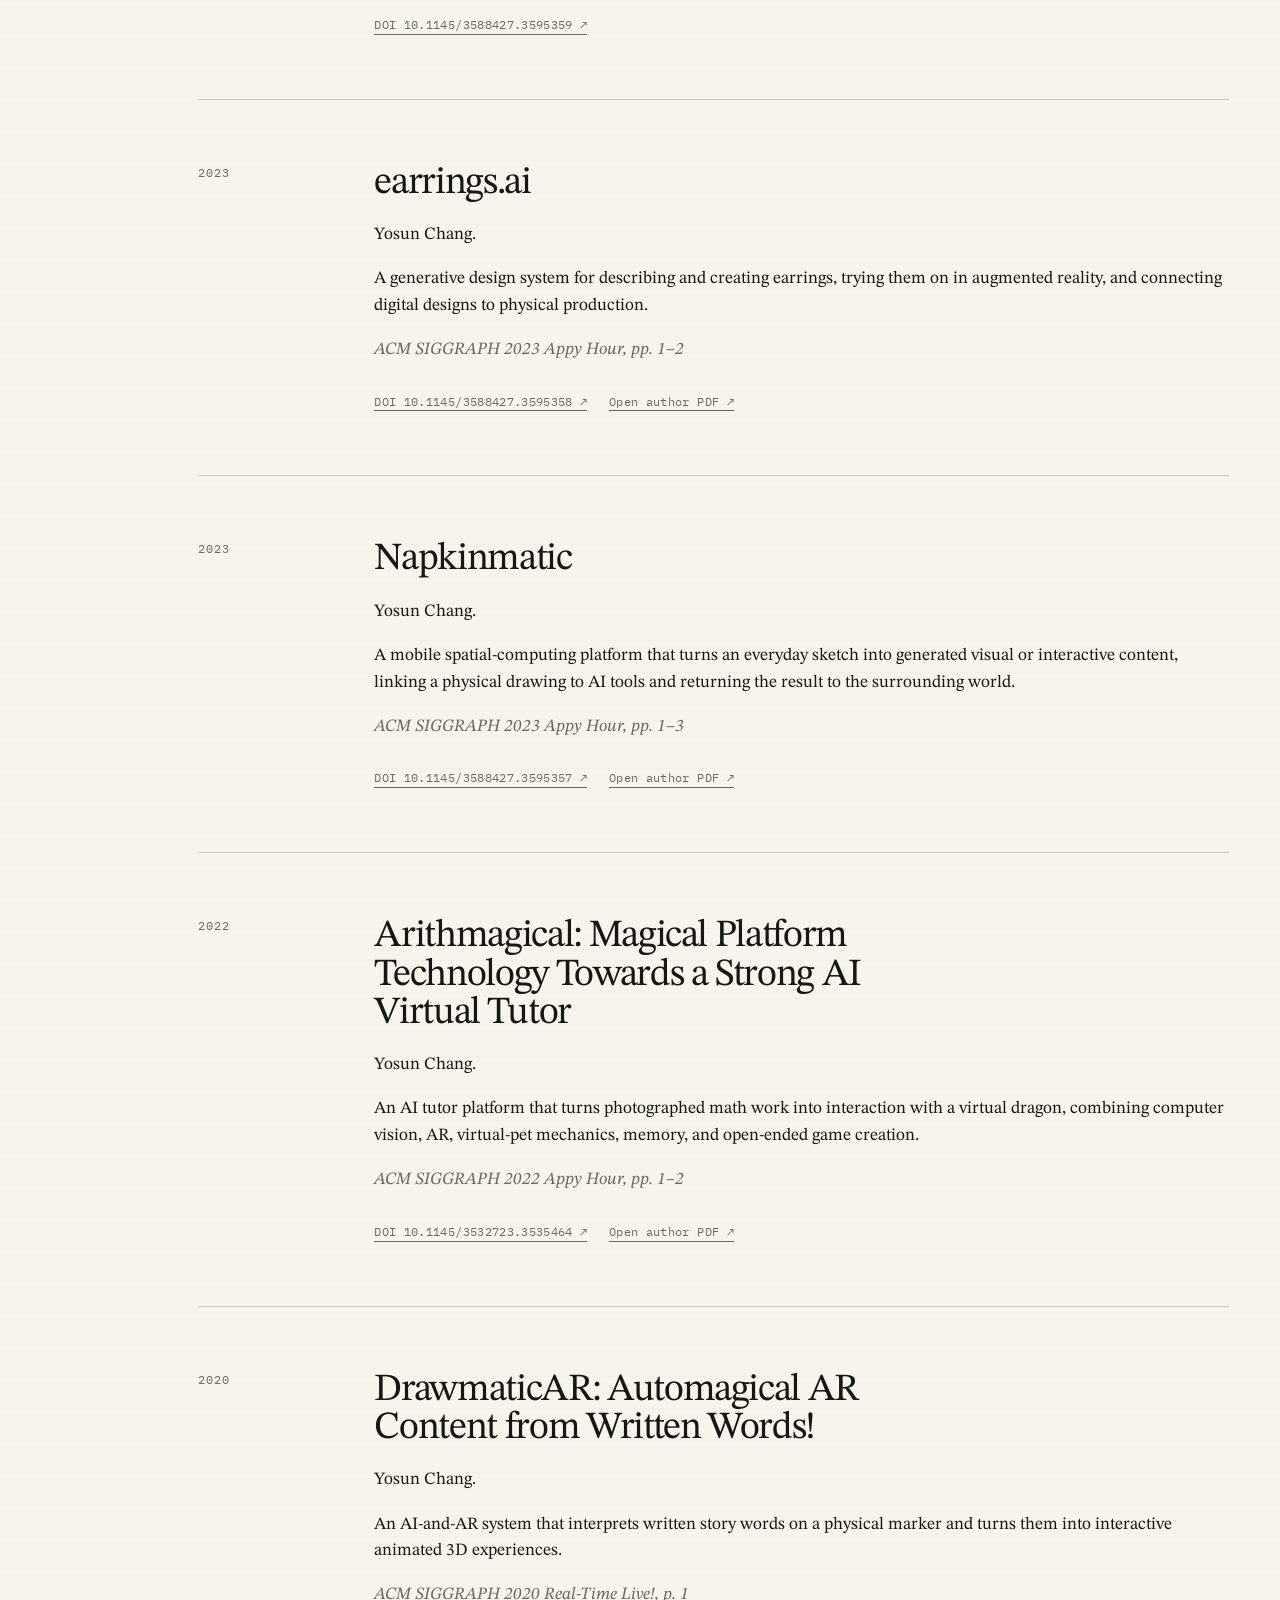
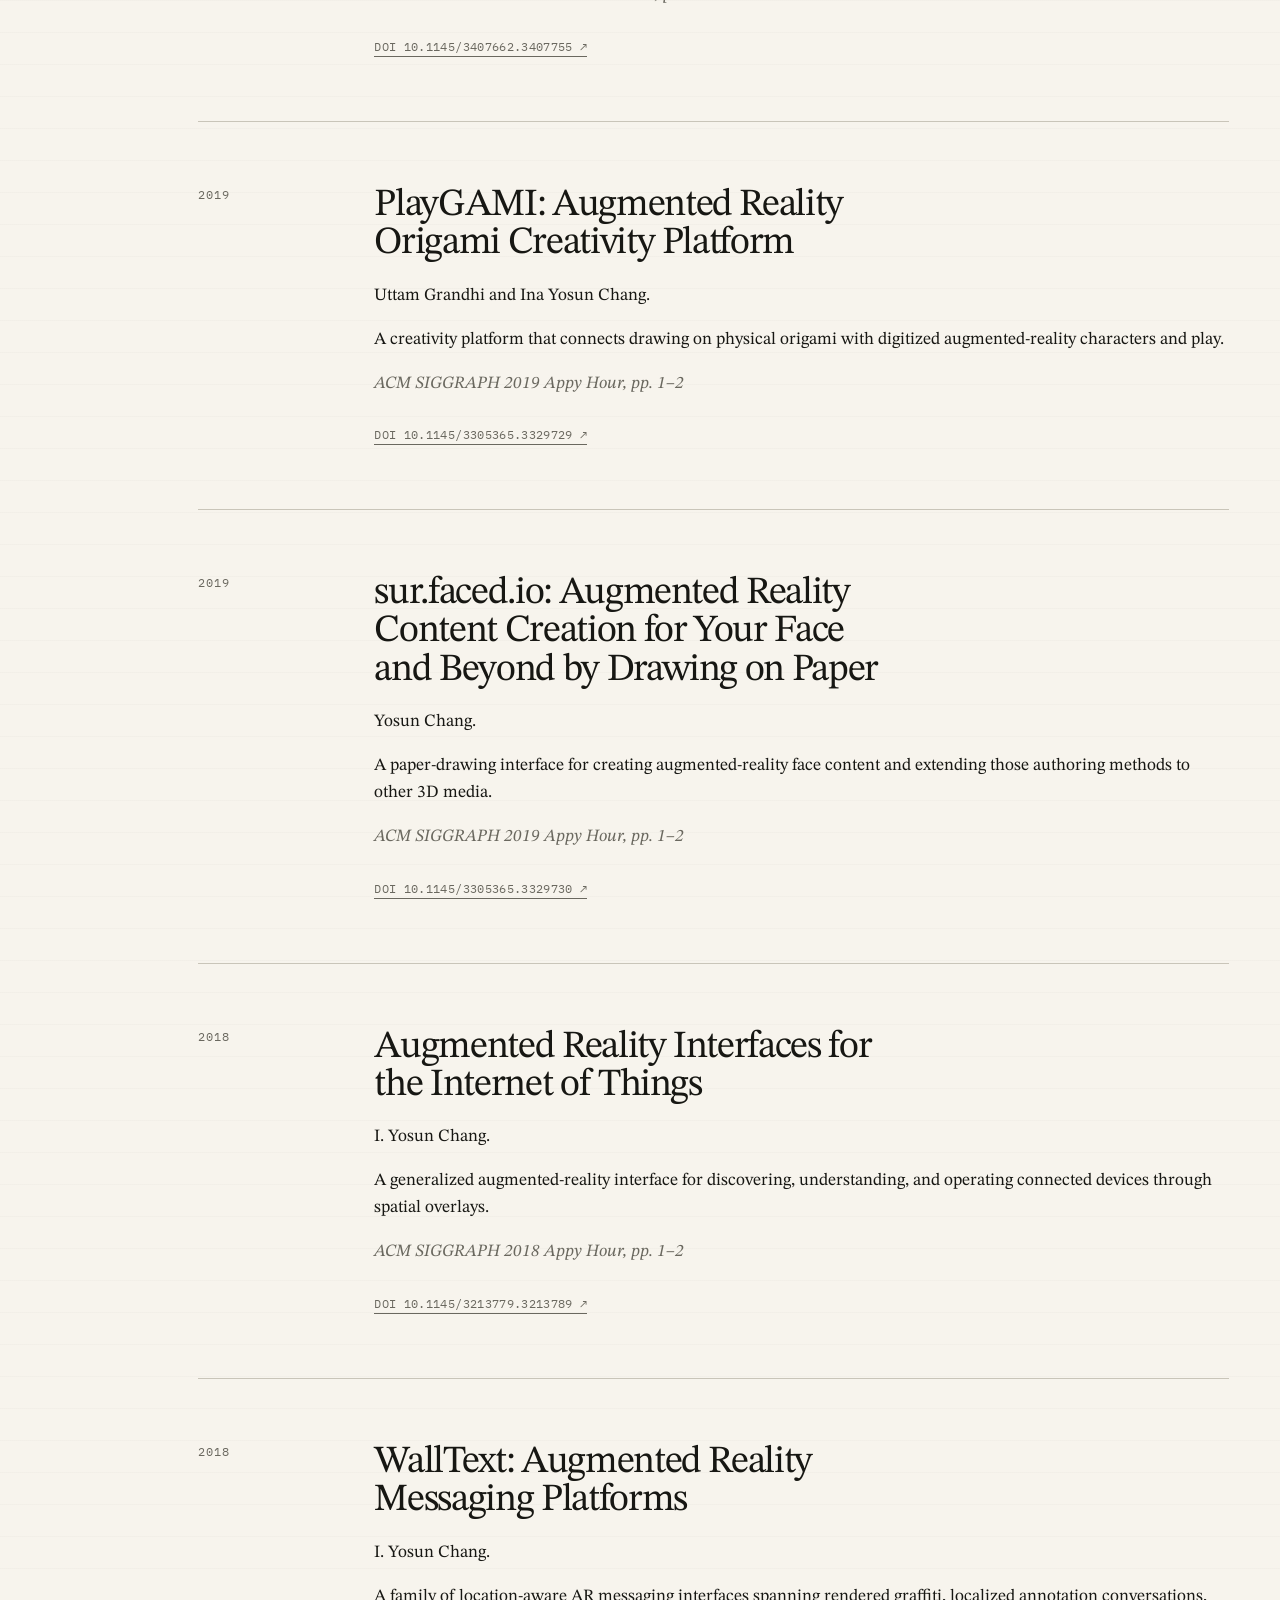
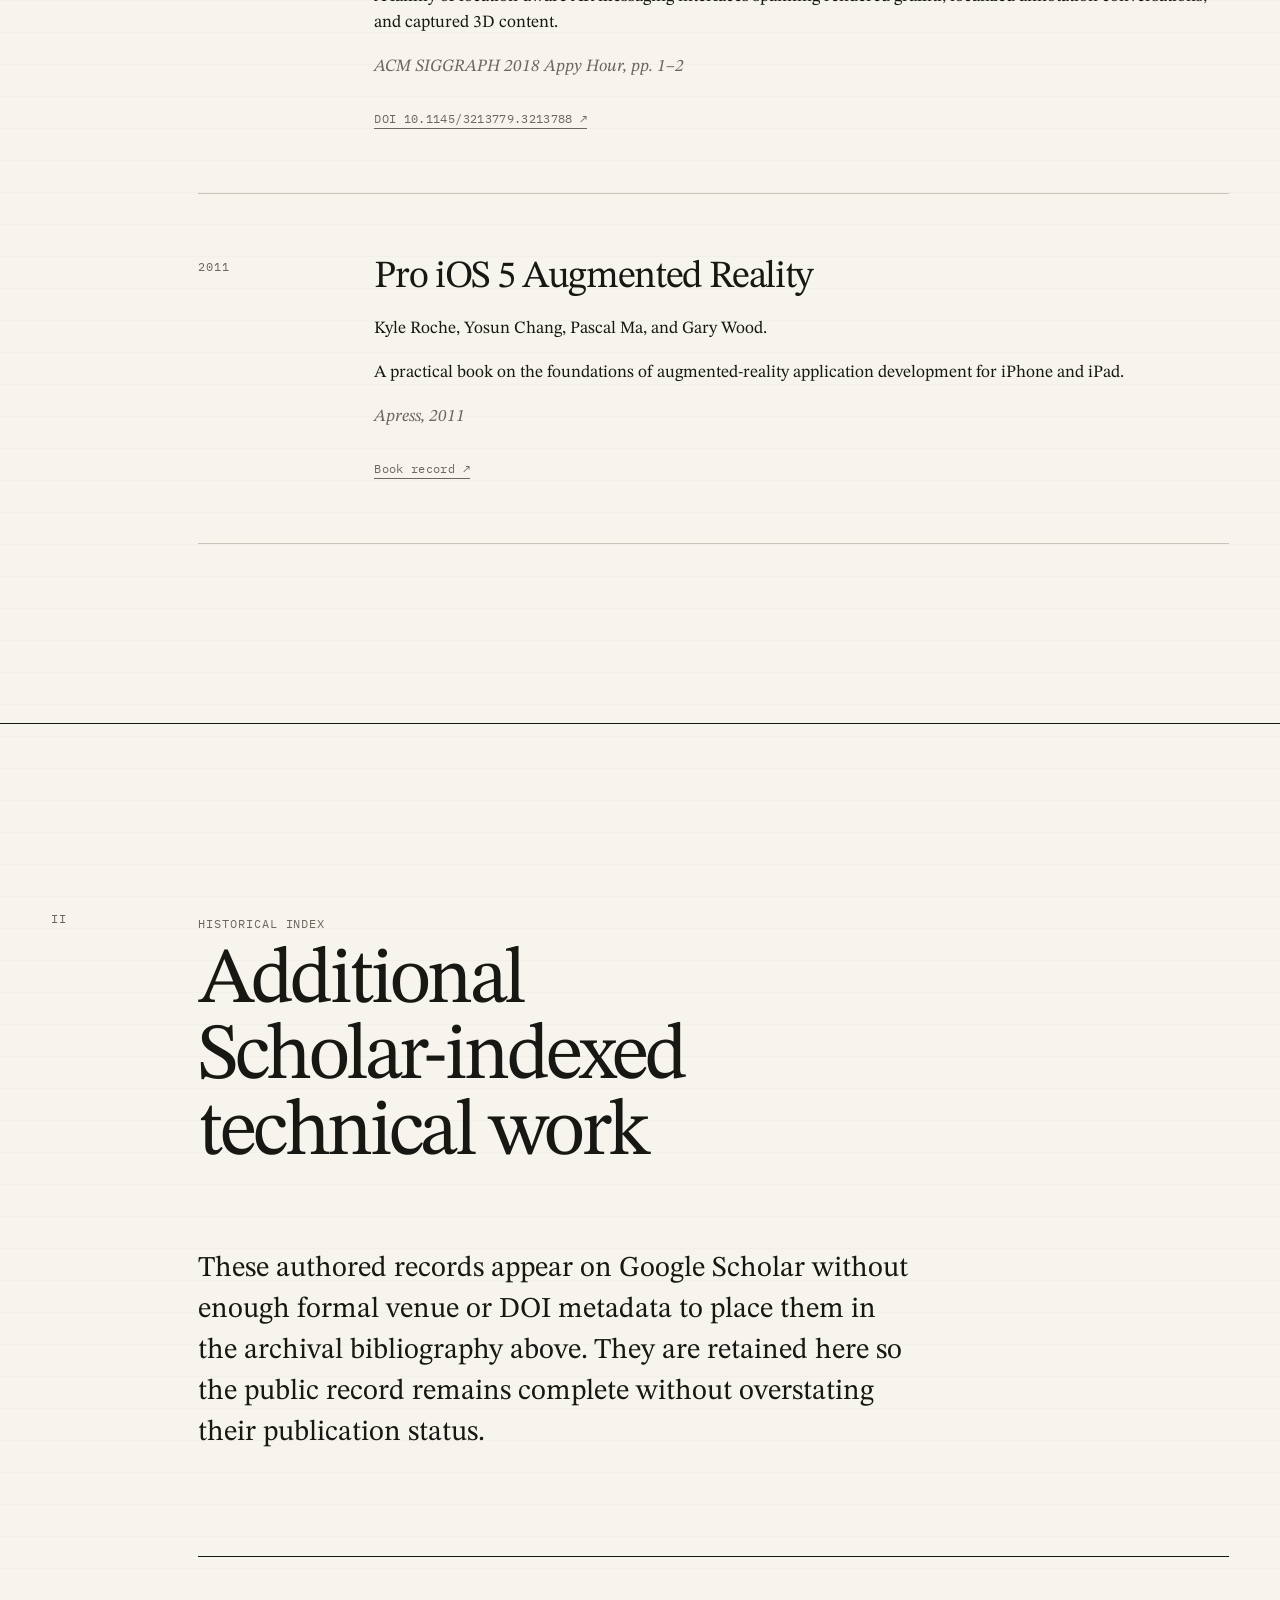
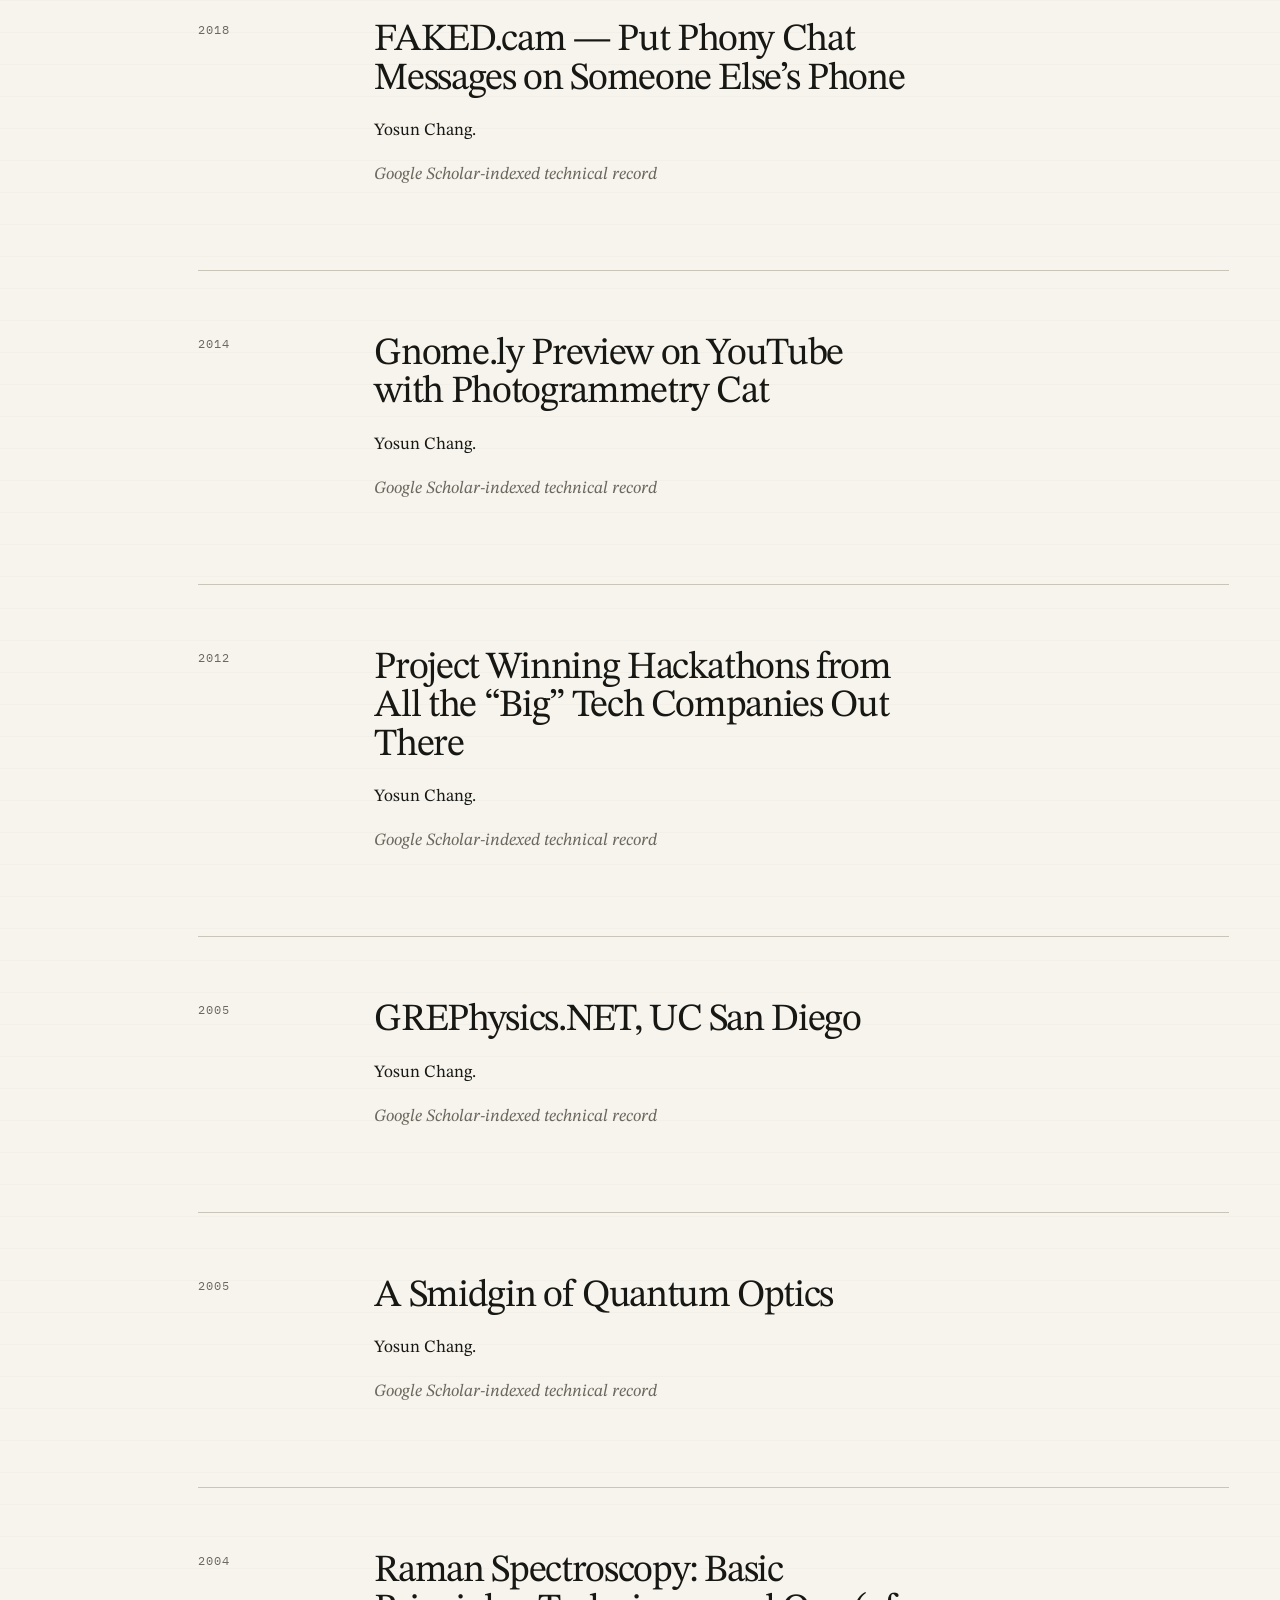
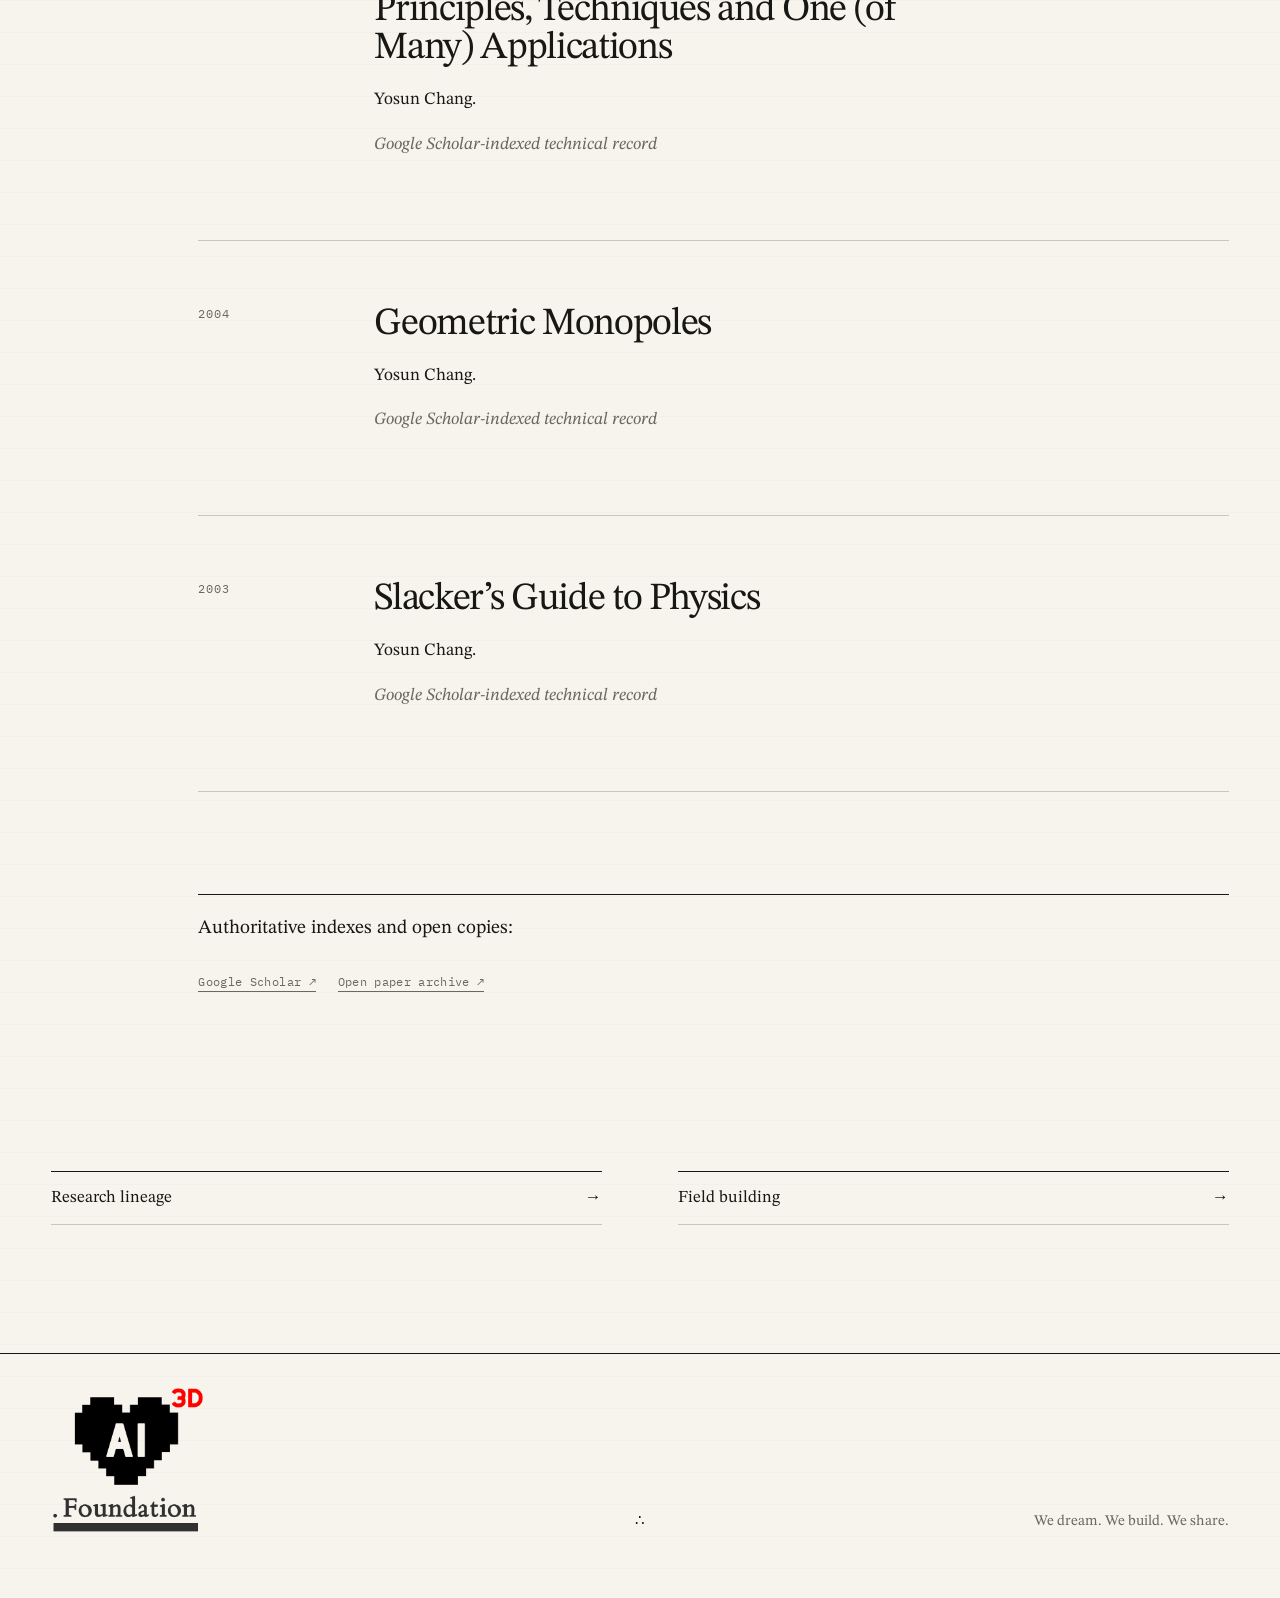
<file: publications/index.html>
<!doctype html>
<html lang="en">
<head>
  <meta charset="utf-8" />
  <meta name="viewport" content="width=device-width, initial-scale=1" />
  <meta name="description" content="The AI3D Foundation publication record: papers, demonstrations, workshops, books, and open-access author copies." />
  <meta name="theme-color" content="#f7f4ed" />
  <link rel="canonical" href="https://ai3d.foundation/publications/" />
  <meta property="og:type" content="website" />
  <meta property="og:title" content="Publications — AI3D Foundation" />
  <meta property="og:description" content="Papers, demonstrations, workshops, books, and open-access author copies from the AI3D Foundation research lineage." />
  <meta property="og:url" content="https://ai3d.foundation/publications/" />
  <meta property="og:image" content="https://ai3d.foundation/assets/ai3d-foundation.png" />
  <title>Publications — AI3D Foundation</title>
  <link rel="icon" type="image/png" href="/assets/ai3d-mark.png" />
  <link rel="preconnect" href="https://fonts.googleapis.com" />
  <link rel="preconnect" href="https://fonts.gstatic.com" crossorigin />
  <link href="https://fonts.googleapis.com/css2?family=STIX+Two+Text:opsz,wght@10..72,400;10..72,500&amp;family=IBM+Plex+Mono:wght@400&amp;display=swap" rel="stylesheet" />
  <link rel="stylesheet" href="/styles.css" />
</head>
<body>
  <a class="skip-link" href="#content">Skip to content</a>

  <header class="site-header">
    <a class="wordmark" href="/" aria-label="AI3D Foundation home">
      <img src="/assets/ai3d-mark.png" alt="" width="820" height="634" />
    </a>
    <nav class="top-nav" aria-label="Primary navigation">
      <a href="/">Home</a>
      <a href="/research/">Research</a>
      <a href="/publications/" aria-current="page">Publications</a>
      <a href="/field-building/">Field building</a>
    </nav>
  </header>

  <main id="content">
    <section class="page-hero compact-page-hero" aria-labelledby="page-title">
      <div class="page-hero-inner">
        <p class="kicker">AI3D Foundation / Publications</p>
        <h1 id="page-title">Publications</h1>
        <p class="page-thesis">The public record of systems, interfaces, and ideas built across the AI3D research lineage.</p>
      </div>
    </section>

    <section class="content-section" aria-labelledby="records-title">
      <div class="section-rail" aria-hidden="true">I</div>
      <div class="content-body">
        <p class="eyebrow">Publication record</p>
        <h2 id="records-title">Papers, demonstrations, workshops, and books</h2>
        <p class="section-question">Records are listed in reverse chronological order. The bibliography includes the works in the supplied Google Scholar profile that credit Yosun Chang as an author, every paper in the open author archive, and AI3D Foundation demonstrations already documented on this site.</p>

        <div class="publication-list">
          <article class="publication-item" id="ai3d-canvas-spatial-creation-agents">
            <div class="publication-year">2026</div>
            <div>
              <h3>AI3D Canvas with Spatial Creation Agents</h3>
              <p>AI3D Canvas lets people sketch, trace, place, stretch, compose, and otherwise manipulate forms directly in freeform space. It translates that spatial expression into the representation an AI model requires, then returns the result to an editable 3D world: the human works in space while the machinery of representation happens underneath.</p>
              <p>Spatial Creation Agents receive geometry, objects, relationships, and composition as context, then create in relation to the world already there—moving from AI as generator to AI as a participant in a continuing spatial creation environment.</p>
              <p class="publication-venue">ECCV 2026 Demonstration</p>
              <div class="evidence-links"><a href="https://eccv.ecva.net/virtual/2026/demonstration/6239">ECCV 2026 demonstration <span aria-hidden="true">↗</span></a></div>
            </div>
          </article>

          <article class="publication-item" id="virtual-theatre">
            <div class="publication-year">2026</div>
            <div>
              <h3>Virtual Theatre: Producing Live Theatre on Virtual Stages</h3>
              <p>Joe Geigel, Stephen Butchko, Yosun Chang, Alex Coulombe, and Jason Moore.</p>
              <p>A spatial storytelling publication on the systems and production practices required to stage live theatre in virtual environments.</p>
              <p class="publication-venue">ACM SIGGRAPH 2026 Spatial Storytelling, pp. 1–2</p>
              <div class="evidence-links"><a href="https://doi.org/10.1145/3799822.3812463">DOI 10.1145/3799822.3812463 <span aria-hidden="true">↗</span></a></div>
            </div>
          </article>

          <article class="publication-item" id="ai3d-co-create-render">
            <div class="publication-year">2025</div>
            <div>
              <h3>AI3D Co-Create with AI3D Render</h3>
              <p>Yosun Chang, Caramel Corgi.cam Chang, and Michael Gold.</p>
              <p>Co-Create treats 3D as a shared representation for iterative creation between people and multimodal AI: rough geometry communicates spatial intent, model output informs the next action, and the loop remains editable. AI3D Render adds scene, camera, composition, and animation controls for generative image and video.</p>
              <p class="publication-venue">ACM SIGGRAPH 2025 Appy Hour, pp. 1–3</p>
              <div class="evidence-links">
                <a href="https://doi.org/10.1145/3721260.3733979">DOI 10.1145/3721260.3733979 <span aria-hidden="true">↗</span></a>
                <a href="https://github.com/yosun/papers/blob/main/AI3D_Co_Create_with_AI3D_Render%20%281%29.pdf">Open author PDF <span aria-hidden="true">↗</span></a>
                <a href="https://cvpr.thecvf.com/Conferences/2025/BestPapersDemos">CVPR 2025 recognition <span aria-hidden="true">↗</span></a>
              </div>
            </div>
          </article>

          <article class="publication-item" id="sota-generative-ai-pipelines">
            <div class="publication-year">2025</div>
            <div>
              <h3>Implementing SOTA Generative AI Pipelines in Your 3D Application</h3>
              <p>Yosun Chang, Michael Gold, and Caramel Corgi.cam Chang.</p>
              <p>A hands-on lab on integrating contemporary generative models into interactive 3D systems, carrying the research into practical creative and technical workflows.</p>
              <p class="publication-venue">ACM SIGGRAPH 2025 Labs, pp. 1–4</p>
              <div class="evidence-links"><a href="https://doi.org/10.1145/3721251.3734070">DOI 10.1145/3721251.3734070 <span aria-hidden="true">↗</span></a></div>
            </div>
          </article>

          <article class="publication-item" id="comfyui-workshop">
            <div class="publication-year">2025</div>
            <div>
              <h3>Innovating with Generative AI: A Hands-On ComfyUI Workshop</h3>
              <p>Michael Gold and Yosun Chang.</p>
              <p>A practical course for building and adapting node-based generative AI workflows with ComfyUI.</p>
              <p class="publication-venue">ACM SIGGRAPH 2025 Courses, pp. 1–4</p>
              <div class="evidence-links"><a href="https://doi.org/10.1145/3721241.3734004">DOI 10.1145/3721241.3734004 <span aria-hidden="true">↗</span></a></div>
            </div>
          </article>

          <article class="publication-item" id="volumematic">
            <div class="publication-year">2024</div>
            <div>
              <h3>VolumeMatic and the AI3D.foundation: Text to Interactive Volume App Spatial Computing Creator App</h3>
              <p>Yosun Chang.</p>
              <p>VolumeMatic investigates generative AI for executable spatial experiences. A natural-language workflow combines generated assets, behaviors, and interactions inside an Apple Vision Pro volume app, alongside an AI3D benchmark card for comparing 3D generation systems.</p>
              <p class="publication-venue">ACM SIGGRAPH 2024 Appy Hour, pp. 1–3</p>
              <div class="evidence-links">
                <a href="https://doi.org/10.1145/3664294.3664361">DOI 10.1145/3664294.3664361 <span aria-hidden="true">↗</span></a>
                <a href="https://github.com/yosun/papers/blob/main/AI3D_VolumeMatic.pdf">Open author PDF <span aria-hidden="true">↗</span></a>
              </div>
            </div>
          </article>

          <article class="publication-item" id="ai3d-sculpt">
            <div class="publication-year">2024</div>
            <div>
              <h3>AI3D Sculpt</h3>
              <p>AI3D Sculpt explores direct spatial manipulation as an interface to generative 3D. A rough construction communicates proportion, orientation, topology, perspective, and spatial relationships directly: the model is not only the result; it can be the prompt.</p>
              <p class="publication-venue">ECCV 2024 Demonstration</p>
              <div class="evidence-links"><a href="https://eccv.ecva.net/virtual/2024/demonstration/2781">ECCV 2024 demonstration <span aria-hidden="true">↗</span></a></div>
            </div>
          </article>

          <article class="publication-item" id="ai3d-desktop">
            <div class="publication-year">2024</div>
            <div>
              <h3>AI3D Desktop: Creating 3D Using AI in Skeuomorphic XR and the Future of Work</h3>
              <p>Yosun Chang.</p>
              <p>AI3D Desktop makes generative 3D a native operation in a persistent creative workspace, combining text-to-3D, image-to-3D, 3D-to-3D, and direct spatial manipulation inside a skeuomorphic XR environment.</p>
              <p class="publication-venue">ACM SIGGRAPH 2024 Appy Hour, pp. 1–2</p>
              <div class="evidence-links">
                <a href="https://doi.org/10.1145/3664294.3664363">DOI 10.1145/3664294.3664363 <span aria-hidden="true">↗</span></a>
                <a href="https://github.com/yosun/papers/blob/main/AI3D_Desktop__Creating_3D_using_AI_in_Skeuomorphic_XR.pdf">Open author PDF <span aria-hidden="true">↗</span></a>
                <a href="https://cvpr.thecvf.com/virtual/2024/demonstration/32144">CVPR 2024 demonstration <span aria-hidden="true">↗</span></a>
              </div>
            </div>
          </article>

          <article class="publication-item" id="napkinmatic-pocket-agi">
            <div class="publication-year">2024</div>
            <div>
              <h3>Napkinmatic App as a Ubiquitous Pocket AGI: Utility-Context-Sensitive 3D AR XR HCI for Vision-to-LLM</h3>
              <p>Yosun Chang.</p>
              <p>Napkinmatic Ubiquitous turns an image of an object, diagram, or place into a context-sensitive interface for multimodal AI. It can analyze or narrate the image, retrieve or generate related 3D content, chain models, and place results back into the world through AR.</p>
              <p class="publication-venue">ACM SIGGRAPH 2024 Appy Hour, pp. 1–2</p>
              <div class="evidence-links">
                <a href="https://doi.org/10.1145/3664294.3664364">DOI 10.1145/3664294.3664364 <span aria-hidden="true">↗</span></a>
                <a href="https://github.com/yosun/papers/blob/main/Napkinmatic_Ubiquitous_Pocket_AGI.pdf">Open author PDF <span aria-hidden="true">↗</span></a>
              </div>
            </div>
          </article>

          <article class="publication-item" id="napkinmatic-3d">
            <div class="publication-year">2023</div>
            <div>
              <h3>Napkinmatic 3D</h3>
              <p>Yosun Chang.</p>
              <p>Napkinmatic 3D turns an ordinary drawing on a napkin, notebook, receipt, or another available surface into a bridge from human visual intuition to generated geometry. It asks why a person should first translate an idea into the representation preferred by a computer.</p>
              <p class="publication-venue">ACM SIGGRAPH 2023 Real-Time Live!, pp. 1–2</p>
              <div class="evidence-links">
                <a href="https://doi.org/10.1145/3588430.3597253">DOI 10.1145/3588430.3597253 <span aria-hidden="true">↗</span></a>
                <a href="https://github.com/yosun/papers/blob/main/Napkinmatic_3D.pdf">Open author PDF <span aria-hidden="true">↗</span></a>
              </div>
            </div>
          </article>

          <article class="publication-item" id="physicsar">
            <div class="publication-year">2023</div>
            <div>
              <h3>PhysicsAR: Problem Set Reality</h3>
              <p>Yosun Chang.</p>
              <p>An augmented-reality learning interface that treats the physical problem set as the starting point for interactive, contextual assistance.</p>
              <p class="publication-venue">ACM SIGGRAPH 2023 Appy Hour, pp. 1–2</p>
              <div class="evidence-links"><a href="https://doi.org/10.1145/3588427.3595359">DOI 10.1145/3588427.3595359 <span aria-hidden="true">↗</span></a></div>
            </div>
          </article>

          <article class="publication-item" id="earrings-ai">
            <div class="publication-year">2023</div>
            <div>
              <h3>earrings.ai</h3>
              <p>Yosun Chang.</p>
              <p>A generative design system for describing and creating earrings, trying them on in augmented reality, and connecting digital designs to physical production.</p>
              <p class="publication-venue">ACM SIGGRAPH 2023 Appy Hour, pp. 1–2</p>
              <div class="evidence-links">
                <a href="https://doi.org/10.1145/3588427.3595358">DOI 10.1145/3588427.3595358 <span aria-hidden="true">↗</span></a>
                <a href="https://github.com/yosun/papers/blob/main/earrings_ai.pdf">Open author PDF <span aria-hidden="true">↗</span></a>
              </div>
            </div>
          </article>

          <article class="publication-item" id="napkinmatic">
            <div class="publication-year">2023</div>
            <div>
              <h3>Napkinmatic</h3>
              <p>Yosun Chang.</p>
              <p>A mobile spatial-computing platform that turns an everyday sketch into generated visual or interactive content, linking a physical drawing to AI tools and returning the result to the surrounding world.</p>
              <p class="publication-venue">ACM SIGGRAPH 2023 Appy Hour, pp. 1–3</p>
              <div class="evidence-links">
                <a href="https://doi.org/10.1145/3588427.3595357">DOI 10.1145/3588427.3595357 <span aria-hidden="true">↗</span></a>
                <a href="https://github.com/yosun/papers/blob/main/Napkinmatic.pdf">Open author PDF <span aria-hidden="true">↗</span></a>
              </div>
            </div>
          </article>

          <article class="publication-item" id="arithmagical">
            <div class="publication-year">2022</div>
            <div>
              <h3>Arithmagical: Magical Platform Technology Towards a Strong AI Virtual Tutor</h3>
              <p>Yosun Chang.</p>
              <p>An AI tutor platform that turns photographed math work into interaction with a virtual dragon, combining computer vision, AR, virtual-pet mechanics, memory, and open-ended game creation.</p>
              <p class="publication-venue">ACM SIGGRAPH 2022 Appy Hour, pp. 1–2</p>
              <div class="evidence-links">
                <a href="https://doi.org/10.1145/3532723.3535464">DOI 10.1145/3532723.3535464 <span aria-hidden="true">↗</span></a>
                <a href="https://github.com/yosun/papers/blob/main/Arithmagical.pdf">Open author PDF <span aria-hidden="true">↗</span></a>
              </div>
            </div>
          </article>

          <article class="publication-item" id="drawmaticar">
            <div class="publication-year">2020</div>
            <div>
              <h3>DrawmaticAR: Automagical AR Content from Written Words!</h3>
              <p>Yosun Chang.</p>
              <p>An AI-and-AR system that interprets written story words on a physical marker and turns them into interactive animated 3D experiences.</p>
              <p class="publication-venue">ACM SIGGRAPH 2020 Real-Time Live!, p. 1</p>
              <div class="evidence-links"><a href="https://doi.org/10.1145/3407662.3407755">DOI 10.1145/3407662.3407755 <span aria-hidden="true">↗</span></a></div>
            </div>
          </article>

          <article class="publication-item" id="playgami">
            <div class="publication-year">2019</div>
            <div>
              <h3>PlayGAMI: Augmented Reality Origami Creativity Platform</h3>
              <p>Uttam Grandhi and Ina Yosun Chang.</p>
              <p>A creativity platform that connects drawing on physical origami with digitized augmented-reality characters and play.</p>
              <p class="publication-venue">ACM SIGGRAPH 2019 Appy Hour, pp. 1–2</p>
              <div class="evidence-links"><a href="https://doi.org/10.1145/3305365.3329729">DOI 10.1145/3305365.3329729 <span aria-hidden="true">↗</span></a></div>
            </div>
          </article>

          <article class="publication-item" id="sur-faced-io">
            <div class="publication-year">2019</div>
            <div>
              <h3>sur.faced.io: Augmented Reality Content Creation for Your Face and Beyond by Drawing on Paper</h3>
              <p>Yosun Chang.</p>
              <p>A paper-drawing interface for creating augmented-reality face content and extending those authoring methods to other 3D media.</p>
              <p class="publication-venue">ACM SIGGRAPH 2019 Appy Hour, pp. 1–2</p>
              <div class="evidence-links"><a href="https://doi.org/10.1145/3305365.3329730">DOI 10.1145/3305365.3329730 <span aria-hidden="true">↗</span></a></div>
            </div>
          </article>

          <article class="publication-item" id="ar-interfaces-iot">
            <div class="publication-year">2018</div>
            <div>
              <h3>Augmented Reality Interfaces for the Internet of Things</h3>
              <p>I. Yosun Chang.</p>
              <p>A generalized augmented-reality interface for discovering, understanding, and operating connected devices through spatial overlays.</p>
              <p class="publication-venue">ACM SIGGRAPH 2018 Appy Hour, pp. 1–2</p>
              <div class="evidence-links"><a href="https://doi.org/10.1145/3213779.3213789">DOI 10.1145/3213779.3213789 <span aria-hidden="true">↗</span></a></div>
            </div>
          </article>

          <article class="publication-item" id="walltext">
            <div class="publication-year">2018</div>
            <div>
              <h3>WallText: Augmented Reality Messaging Platforms</h3>
              <p>I. Yosun Chang.</p>
              <p>A family of location-aware AR messaging interfaces spanning rendered graffiti, localized annotation conversations, and captured 3D content.</p>
              <p class="publication-venue">ACM SIGGRAPH 2018 Appy Hour, pp. 1–2</p>
              <div class="evidence-links"><a href="https://doi.org/10.1145/3213779.3213788">DOI 10.1145/3213779.3213788 <span aria-hidden="true">↗</span></a></div>
            </div>
          </article>

          <article class="publication-item" id="pro-ios-5-ar">
            <div class="publication-year">2011</div>
            <div>
              <h3>Pro iOS 5 Augmented Reality</h3>
              <p>Kyle Roche, Yosun Chang, Pascal Ma, and Gary Wood.</p>
              <p>A practical book on the foundations of augmented-reality application development for iPhone and iPad.</p>
              <p class="publication-venue">Apress, 2011</p>
              <div class="evidence-links"><a href="https://link.springer.com/book/10.1007/978-1-4302-3913-0">Book record <span aria-hidden="true">↗</span></a></div>
            </div>
          </article>
        </div>
      </div>
    </section>

    <section class="content-section" aria-labelledby="additional-records-title">
      <div class="section-rail" aria-hidden="true">II</div>
      <div class="content-body">
        <p class="eyebrow">Historical index</p>
        <h2 id="additional-records-title">Additional Scholar-indexed technical work</h2>
        <p class="section-question">These authored records appear on Google Scholar without enough formal venue or DOI metadata to place them in the archival bibliography above. They are retained here so the public record remains complete without overstating their publication status.</p>

        <div class="publication-list">
          <article class="publication-item" id="faked-cam">
            <div class="publication-year">2018</div>
            <div>
              <h3>FAKED.cam — Put Phony Chat Messages on Someone Else’s Phone</h3>
              <p>Yosun Chang.</p>
              <p class="publication-venue">Google Scholar-indexed technical record</p>
            </div>
          </article>

          <article class="publication-item" id="gnomely-photogrammetry-cat">
            <div class="publication-year">2014</div>
            <div>
              <h3>Gnome.ly Preview on YouTube with Photogrammetry Cat</h3>
              <p>Yosun Chang.</p>
              <p class="publication-venue">Google Scholar-indexed technical record</p>
            </div>
          </article>

          <article class="publication-item" id="winning-hackathons">
            <div class="publication-year">2012</div>
            <div>
              <h3>Project Winning Hackathons from All the “Big” Tech Companies Out There</h3>
              <p>Yosun Chang.</p>
              <p class="publication-venue">Google Scholar-indexed technical record</p>
            </div>
          </article>

          <article class="publication-item" id="grephysics-net">
            <div class="publication-year">2005</div>
            <div>
              <h3>GREPhysics.NET, UC San Diego</h3>
              <p>Yosun Chang.</p>
              <p class="publication-venue">Google Scholar-indexed technical record</p>
            </div>
          </article>

          <article class="publication-item" id="smidgin-quantum-optics">
            <div class="publication-year">2005</div>
            <div>
              <h3>A Smidgin of Quantum Optics</h3>
              <p>Yosun Chang.</p>
              <p class="publication-venue">Google Scholar-indexed technical record</p>
            </div>
          </article>

          <article class="publication-item" id="raman-spectroscopy">
            <div class="publication-year">2004</div>
            <div>
              <h3>Raman Spectroscopy: Basic Principles, Techniques and One (of Many) Applications</h3>
              <p>Yosun Chang.</p>
              <p class="publication-venue">Google Scholar-indexed technical record</p>
            </div>
          </article>

          <article class="publication-item" id="geometric-monopoles">
            <div class="publication-year">2004</div>
            <div>
              <h3>Geometric Monopoles</h3>
              <p>Yosun Chang.</p>
              <p class="publication-venue">Google Scholar-indexed technical record</p>
            </div>
          </article>

          <article class="publication-item" id="slackers-guide-physics">
            <div class="publication-year">2003</div>
            <div>
              <h3>Slacker’s Guide to Physics</h3>
              <p>Yosun Chang.</p>
              <p class="publication-venue">Google Scholar-indexed technical record</p>
            </div>
          </article>
        </div>

        <div class="record-indexes">
          <p>Authoritative indexes and open copies:</p>
          <div class="evidence-links">
            <a href="https://scholar.google.com/citations?user=FF9mzQsAAAAJ&amp;hl=en">Google Scholar <span aria-hidden="true">↗</span></a>
            <a href="https://github.com/yosun/papers">Open paper archive <span aria-hidden="true">↗</span></a>
          </div>
        </div>
      </div>
    </section>

    <nav class="related-pages" aria-label="Related pages">
      <a href="/research/"><span>Research lineage</span><span aria-hidden="true">→</span></a>
      <a href="/field-building/"><span>Field building</span><span aria-hidden="true">→</span></a>
    </nav>
  </main>

  <footer class="site-footer">
    <a href="/" aria-label="AI3D Foundation home"><img class="footer-logo" src="/assets/ai3d-foundation.png" alt="" width="948" height="910" /></a>
    <div class="footer-mark" aria-hidden="true">∴</div>
    <div>We dream. We build. We share.</div>
  </footer>
</body>
</html>
</file>
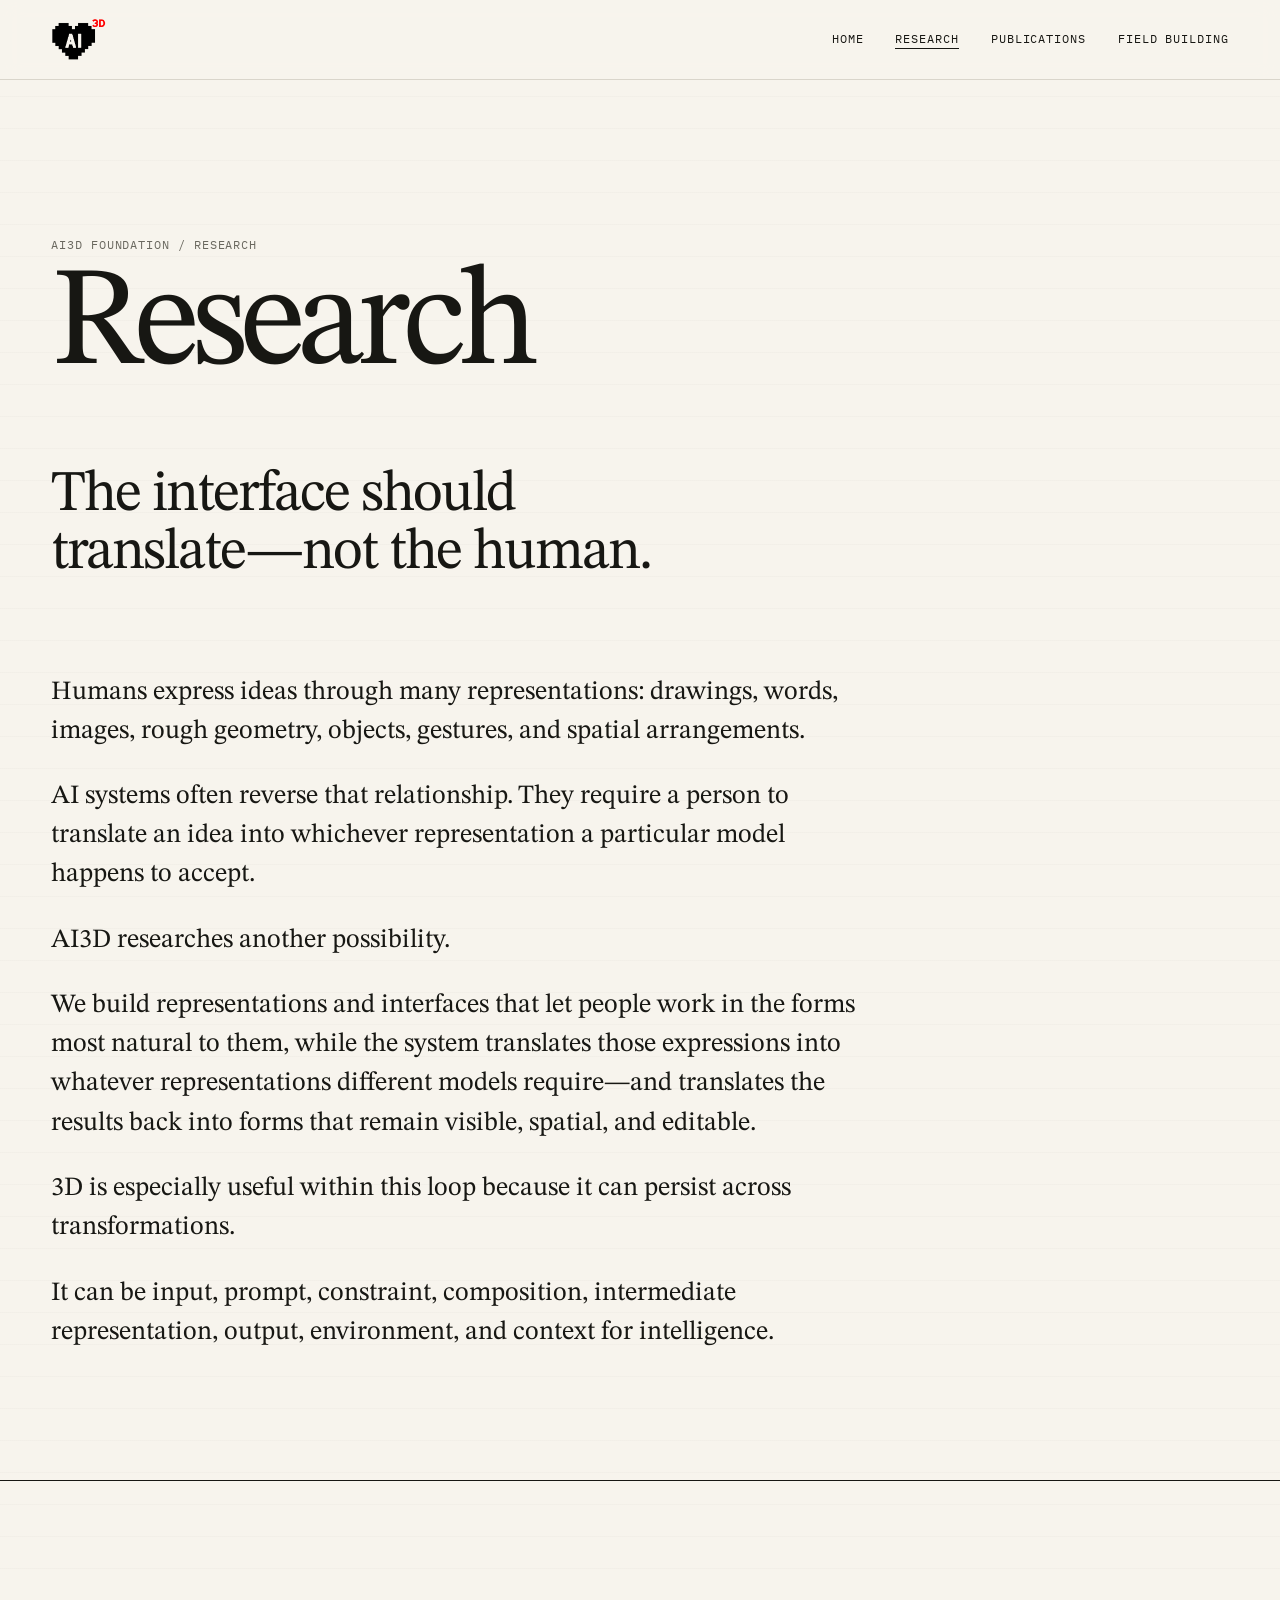
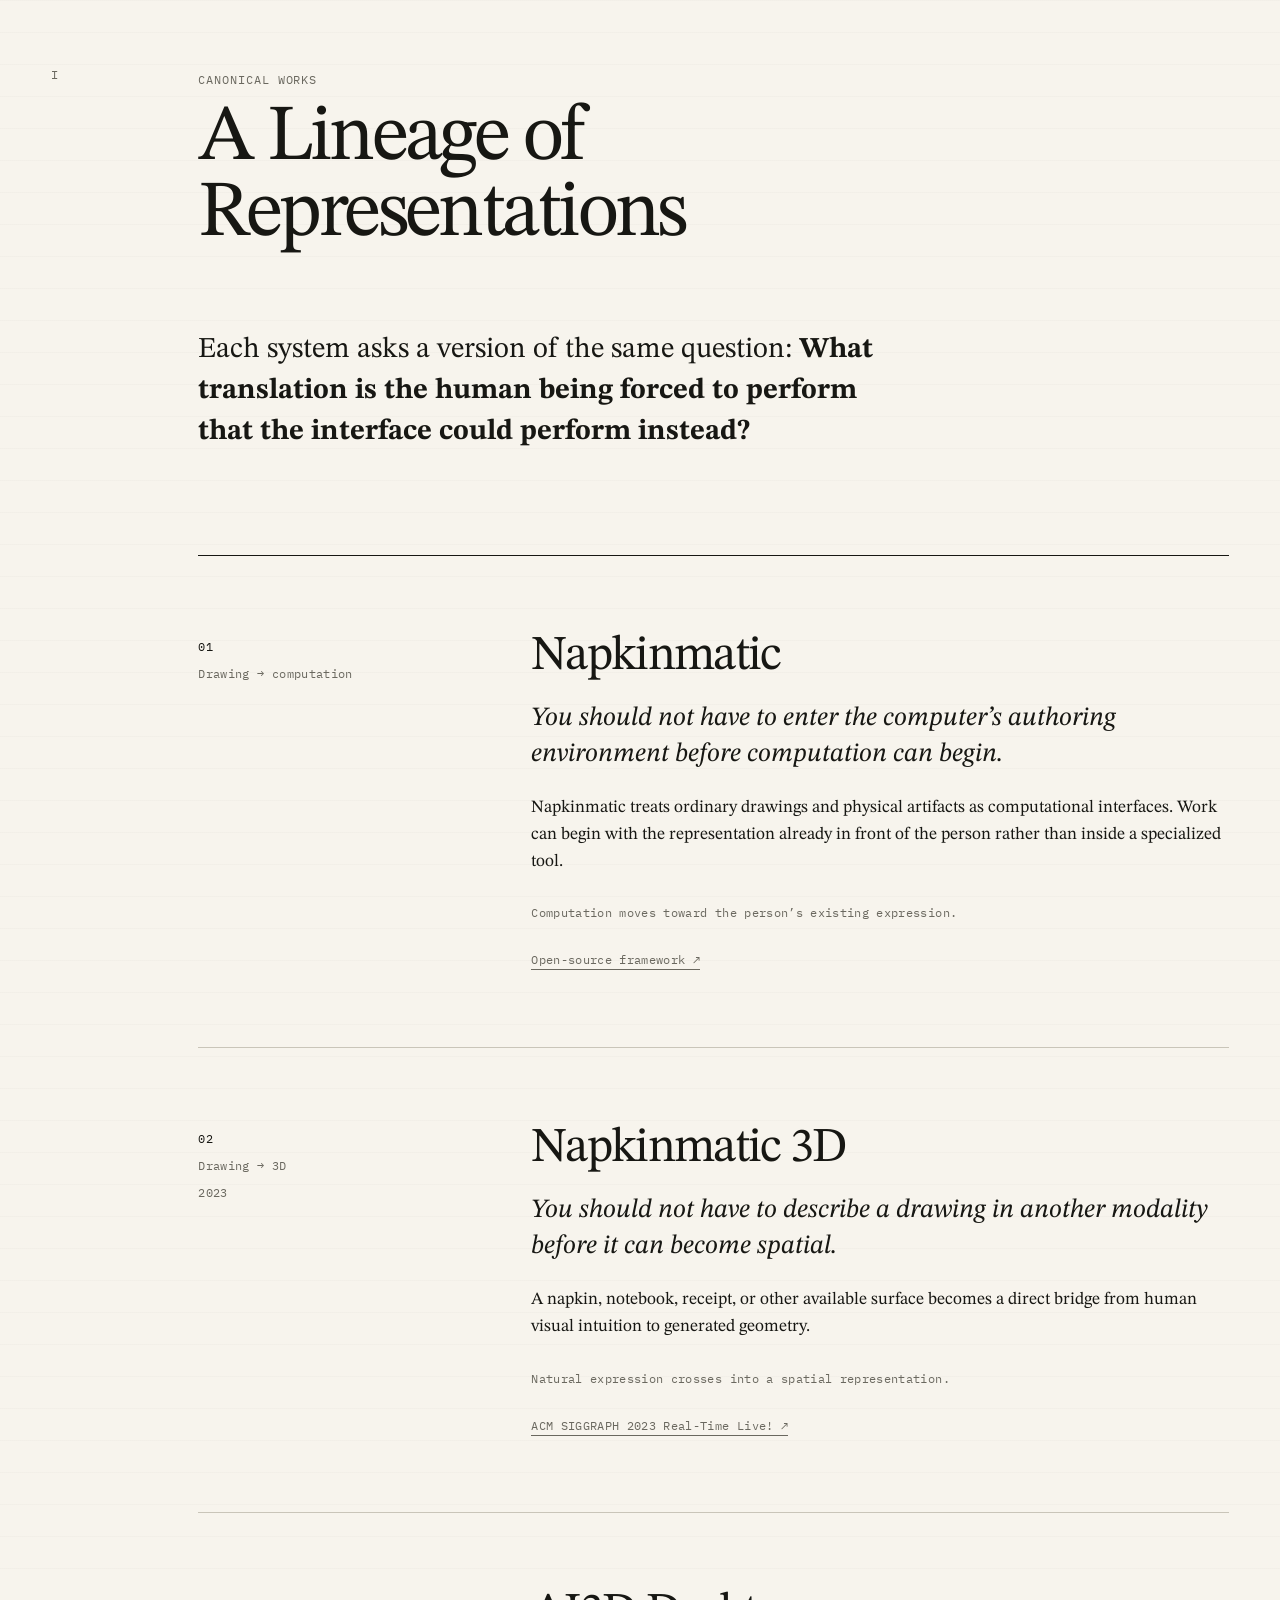
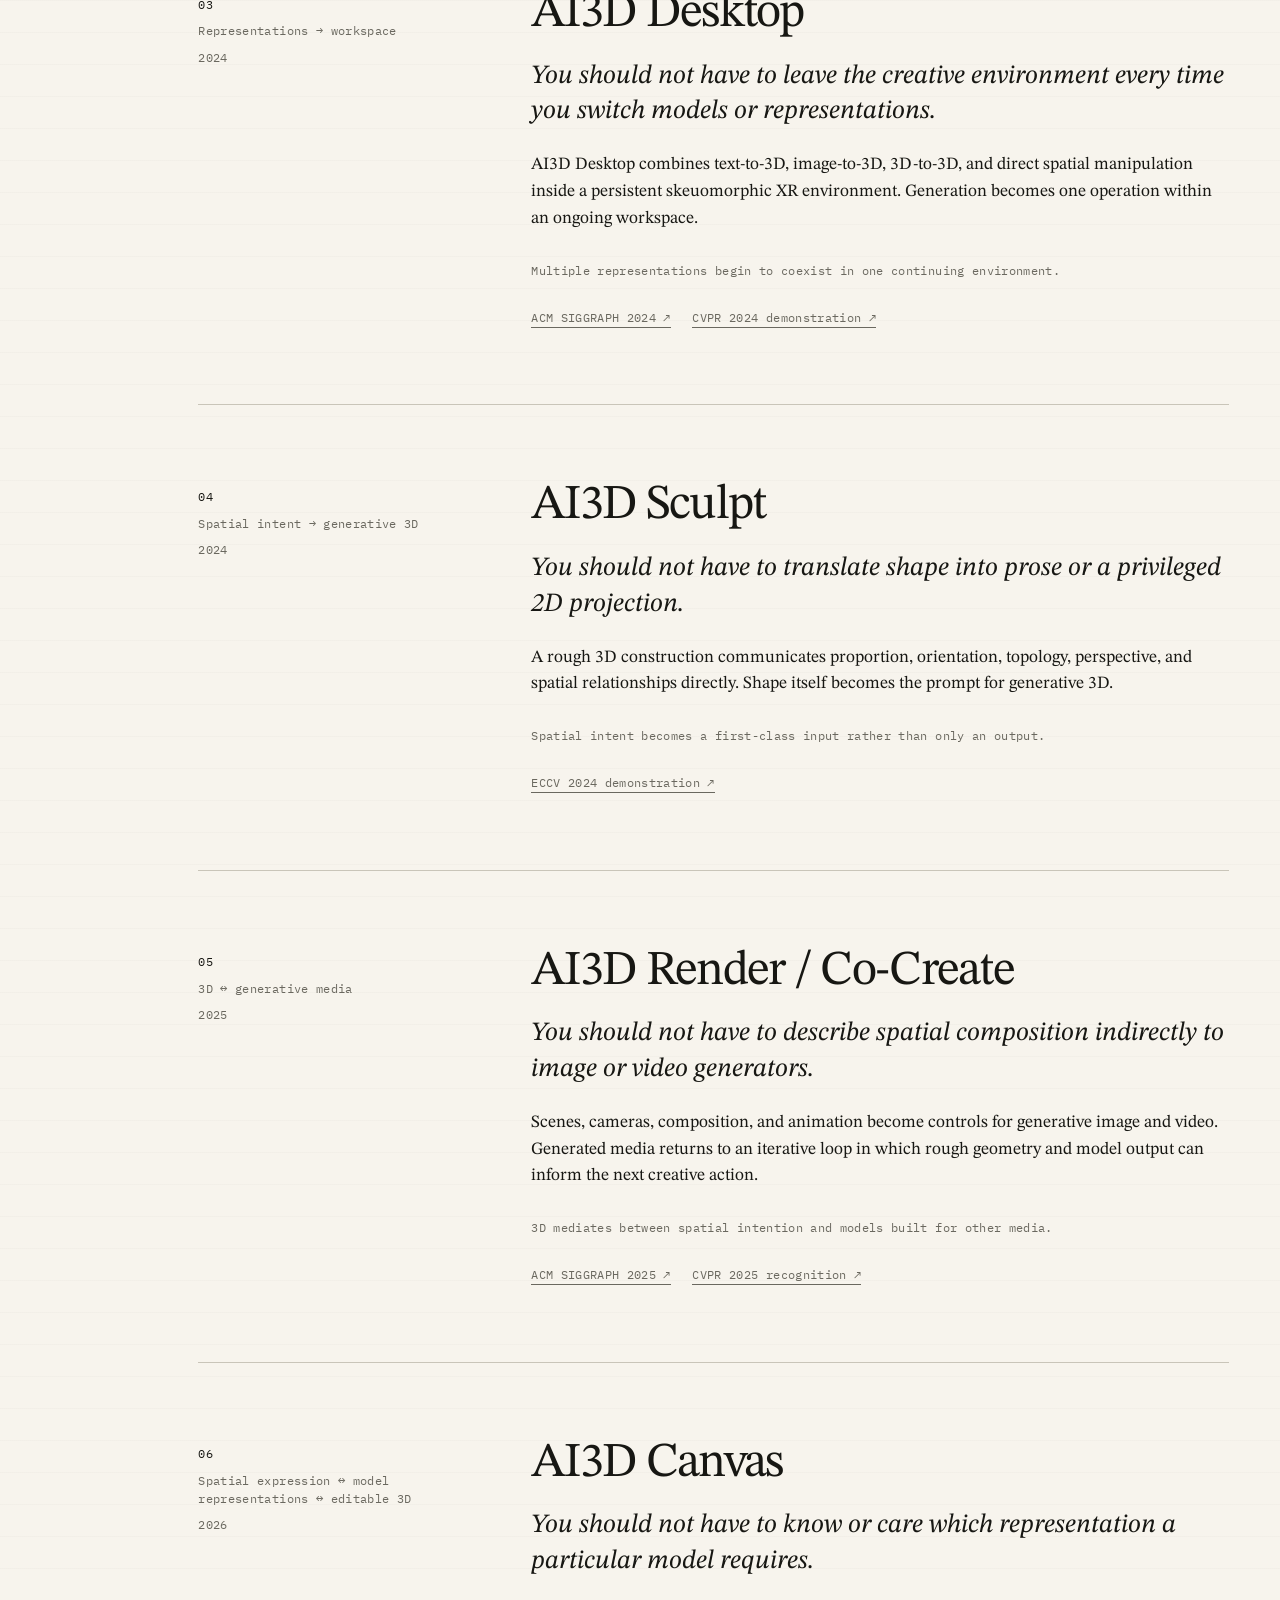
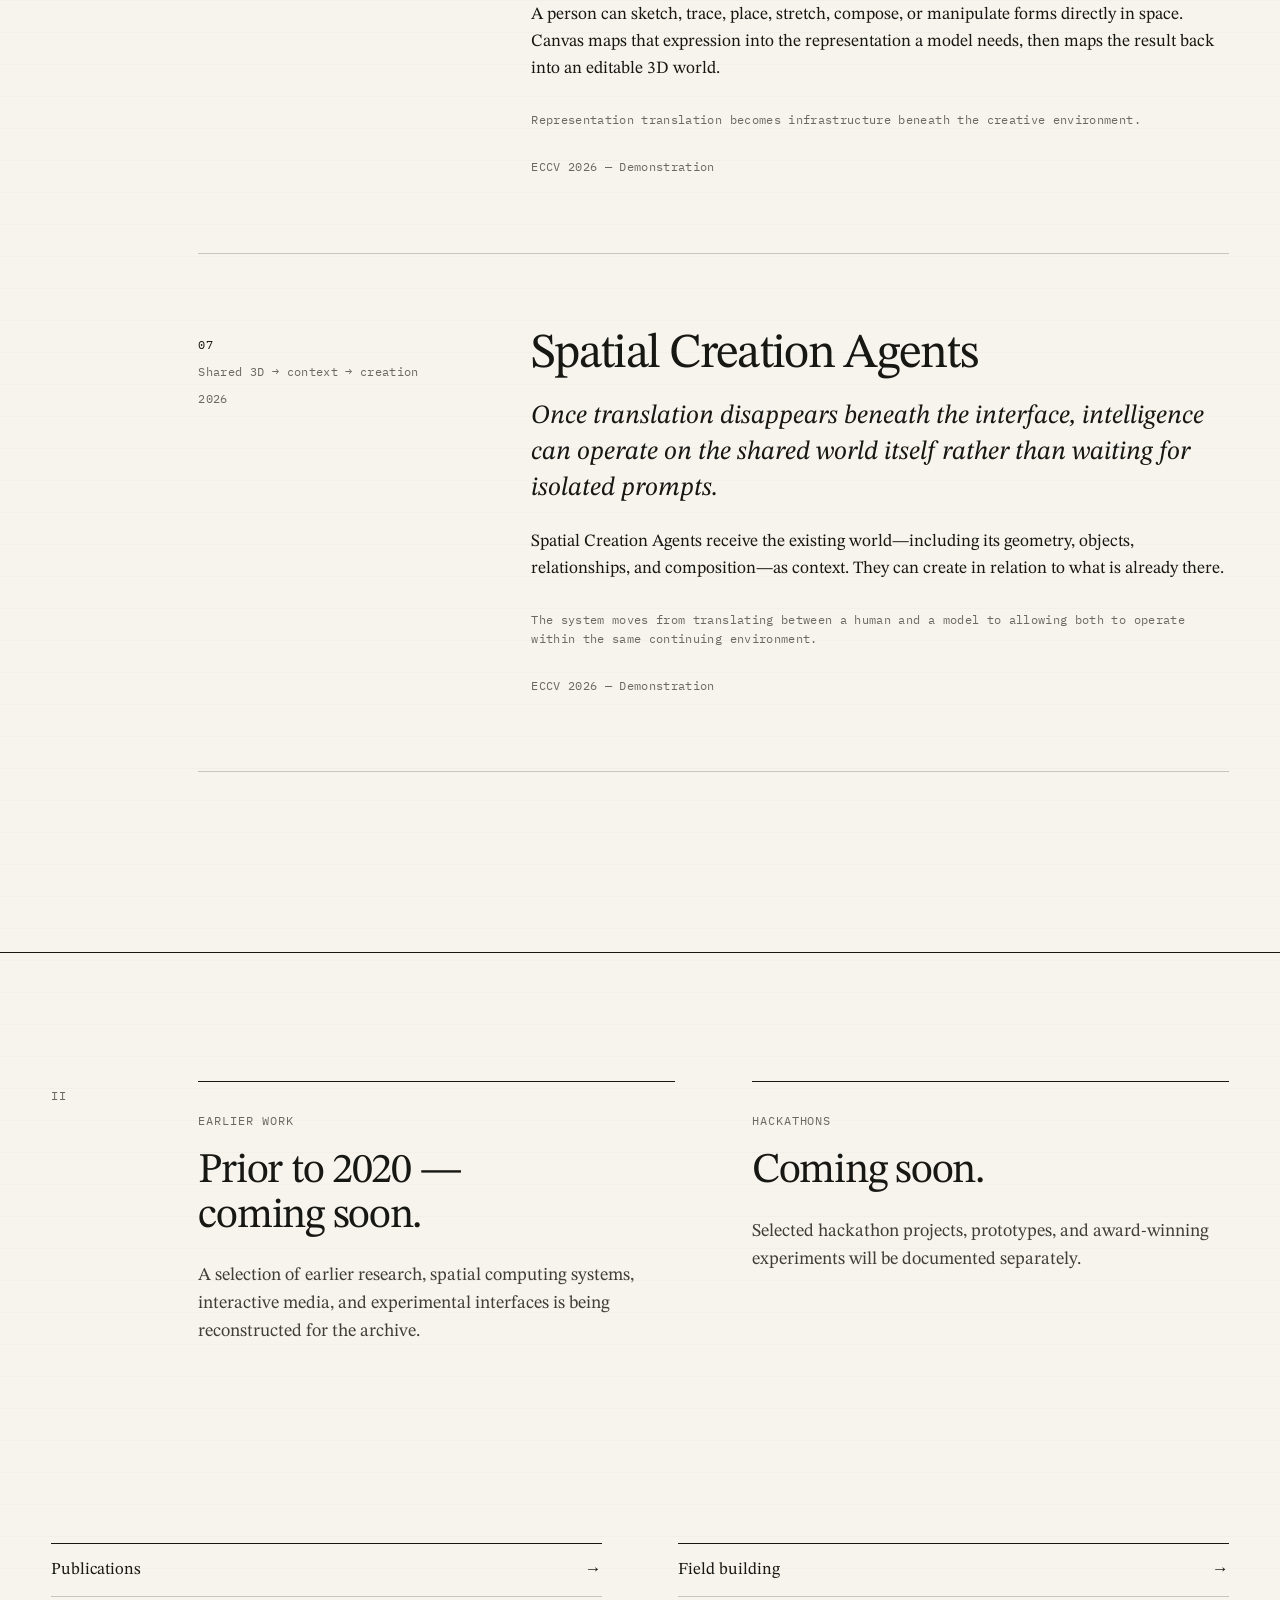
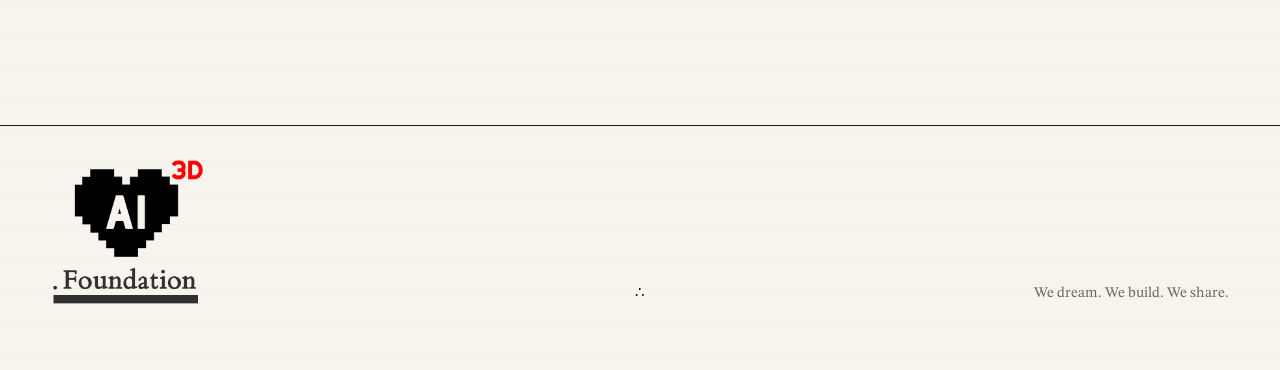
<file: research/index.html>
<!doctype html>
<html lang="en">
<head>
  <meta charset="utf-8" />
  <meta name="viewport" content="width=device-width, initial-scale=1" />
  <meta name="description" content="AI3D Foundation researches representations and interfaces through which humans and intelligence can create together." />
  <meta name="theme-color" content="#f7f4ed" />
  <link rel="canonical" href="https://ai3d.foundation/research/" />
  <meta property="og:type" content="website" />
  <meta property="og:title" content="Research — AI3D Foundation" />
  <meta property="og:description" content="The interface should translate—not the human." />
  <meta property="og:url" content="https://ai3d.foundation/research/" />
  <meta property="og:image" content="https://ai3d.foundation/assets/ai3d-foundation.png" />
  <title>Research — AI3D Foundation</title>
  <link rel="icon" type="image/png" href="/assets/ai3d-mark.png" />
  <link rel="preconnect" href="https://fonts.googleapis.com" />
  <link rel="preconnect" href="https://fonts.gstatic.com" crossorigin />
  <link href="https://fonts.googleapis.com/css2?family=STIX+Two+Text:opsz,wght@10..72,400;10..72,500&amp;family=IBM+Plex+Mono:wght@400&amp;display=swap" rel="stylesheet" />
  <link rel="stylesheet" href="/styles.css" />
</head>
<body>
  <a class="skip-link" href="#content">Skip to content</a>

  <header class="site-header">
    <a class="wordmark" href="/" aria-label="AI3D Foundation home">
      <img src="/assets/ai3d-mark.png" alt="" width="820" height="634" />
    </a>
    <nav class="top-nav" aria-label="Primary navigation">
      <a href="/">Home</a>
      <a href="/research/" aria-current="page">Research</a>
      <a href="/publications/">Publications</a>
      <a href="/field-building/">Field building</a>
    </nav>
  </header>

  <main id="content">
    <section class="page-hero" aria-labelledby="page-title">
      <div class="page-hero-inner">
        <p class="kicker">AI3D Foundation / Research</p>
        <h1 id="page-title">Research</h1>
        <p class="page-thesis">The interface should translate—not the human.</p>
        <div class="page-intro">
          <p>Humans express ideas through many representations: drawings, words, images, rough geometry, objects, gestures, and spatial arrangements.</p>
          <p>AI systems often reverse that relationship. They require a person to translate an idea into whichever representation a particular model happens to accept.</p>
          <p>AI3D researches another possibility.</p>
          <p>We build representations and interfaces that let people work in the forms most natural to them, while the system translates those expressions into whatever representations different models require—and translates the results back into forms that remain visible, spatial, and editable.</p>
          <p>3D is especially useful within this loop because it can persist across transformations.</p>
          <p>It can be input, prompt, constraint, composition, intermediate representation, output, environment, and context for intelligence.</p>
        </div>
      </div>
    </section>

    <section class="content-section" aria-labelledby="lineage-title">
      <div class="section-rail" aria-hidden="true">I</div>
      <div class="content-body">
        <p class="eyebrow">Canonical works</p>
        <h2 id="lineage-title">A Lineage of Representations</h2>
        <p class="section-question">Each system asks a version of the same question: <strong>What translation is the human being forced to perform that the interface could perform instead?</strong></p>

        <div class="lineage-list">
          <article class="lineage-item" id="napkinmatic">
            <div class="lineage-meta"><span>01</span><span>Drawing → computation</span></div>
            <div class="lineage-copy">
              <h3>Napkinmatic</h3>
              <p class="burden">You should not have to enter the computer’s authoring environment before computation can begin.</p>
              <p>Napkinmatic treats ordinary drawings and physical artifacts as computational interfaces. Work can begin with the representation already in front of the person rather than inside a specialized tool.</p>
              <p class="advance">Computation moves toward the person’s existing expression.</p>
              <div class="evidence-links"><a href="https://github.com/yosun/napkinmatic">Open-source framework <span aria-hidden="true">↗</span></a></div>
            </div>
          </article>

          <article class="lineage-item" id="napkinmatic-3d">
            <div class="lineage-meta"><span>02</span><span>Drawing → 3D</span><span>2023</span></div>
            <div class="lineage-copy">
              <h3>Napkinmatic 3D</h3>
              <p class="burden">You should not have to describe a drawing in another modality before it can become spatial.</p>
              <p>A napkin, notebook, receipt, or other available surface becomes a direct bridge from human visual intuition to generated geometry.</p>
              <p class="advance">Natural expression crosses into a spatial representation.</p>
              <div class="evidence-links"><a href="https://doi.org/10.1145/3588430.3597253">ACM SIGGRAPH 2023 Real-Time Live! <span aria-hidden="true">↗</span></a></div>
            </div>
          </article>

          <article class="lineage-item" id="ai3d-desktop">
            <div class="lineage-meta"><span>03</span><span>Representations → workspace</span><span>2024</span></div>
            <div class="lineage-copy">
              <h3>AI3D Desktop</h3>
              <p class="burden">You should not have to leave the creative environment every time you switch models or representations.</p>
              <p>AI3D Desktop combines text-to-3D, image-to-3D, 3D-to-3D, and direct spatial manipulation inside a persistent skeuomorphic XR environment. Generation becomes one operation within an ongoing workspace.</p>
              <p class="advance">Multiple representations begin to coexist in one continuing environment.</p>
              <div class="evidence-links">
                <a href="https://dl.acm.org/doi/10.1145/3664294.3664363">ACM SIGGRAPH 2024 <span aria-hidden="true">↗</span></a>
                <a href="https://cvpr.thecvf.com/virtual/2024/demonstration/32144">CVPR 2024 demonstration <span aria-hidden="true">↗</span></a>
              </div>
            </div>
          </article>

          <article class="lineage-item" id="ai3d-sculpt">
            <div class="lineage-meta"><span>04</span><span>Spatial intent → generative 3D</span><span>2024</span></div>
            <div class="lineage-copy">
              <h3>AI3D Sculpt</h3>
              <p class="burden">You should not have to translate shape into prose or a privileged 2D projection.</p>
              <p>A rough 3D construction communicates proportion, orientation, topology, perspective, and spatial relationships directly. Shape itself becomes the prompt for generative 3D.</p>
              <p class="advance">Spatial intent becomes a first-class input rather than only an output.</p>
              <div class="evidence-links"><a href="https://eccv.ecva.net/virtual/2024/demonstration/2781">ECCV 2024 demonstration <span aria-hidden="true">↗</span></a></div>
            </div>
          </article>

          <article class="lineage-item" id="ai3d-render">
            <div class="lineage-meta"><span>05</span><span>3D ↔ generative media</span><span>2025</span></div>
            <div class="lineage-copy">
              <h3>AI3D Render / Co-Create</h3>
              <p class="burden">You should not have to describe spatial composition indirectly to image or video generators.</p>
              <p>Scenes, cameras, composition, and animation become controls for generative image and video. Generated media returns to an iterative loop in which rough geometry and model output can inform the next creative action.</p>
              <p class="advance">3D mediates between spatial intention and models built for other media.</p>
              <div class="evidence-links">
                <a href="https://doi.org/10.1145/3721260.3733979">ACM SIGGRAPH 2025 <span aria-hidden="true">↗</span></a>
                <a href="https://cvpr.thecvf.com/Conferences/2025/BestPapersDemos">CVPR 2025 recognition <span aria-hidden="true">↗</span></a>
              </div>
            </div>
          </article>

          <article class="lineage-item" id="ai3d-canvas">
            <div class="lineage-meta"><span>06</span><span>Spatial expression ↔ model representations ↔ editable 3D</span><span>2026</span></div>
            <div class="lineage-copy">
              <h3>AI3D Canvas</h3>
              <p class="burden">You should not have to know or care which representation a particular model requires.</p>
              <p>A person can sketch, trace, place, stretch, compose, or manipulate forms directly in space. Canvas maps that expression into the representation a model needs, then maps the result back into an editable 3D world.</p>
              <p class="advance">Representation translation becomes infrastructure beneath the creative environment.</p>
              <div class="evidence-links"><span>ECCV 2026 — Demonstration</span></div>
            </div>
          </article>

          <article class="lineage-item" id="spatial-creation-agents">
            <div class="lineage-meta"><span>07</span><span>Shared 3D → context → creation</span><span>2026</span></div>
            <div class="lineage-copy">
              <h3>Spatial Creation Agents</h3>
              <p class="burden">Once translation disappears beneath the interface, intelligence can operate on the shared world itself rather than waiting for isolated prompts.</p>
              <p>Spatial Creation Agents receive the existing world—including its geometry, objects, relationships, and composition—as context. They can create in relation to what is already there.</p>
              <p class="advance">The system moves from translating between a human and a model to allowing both to operate within the same continuing environment.</p>
              <div class="evidence-links"><span>ECCV 2026 — Demonstration</span></div>
            </div>
          </article>
        </div>
      </div>
    </section>

    <section class="content-section historical-section" aria-label="Future archives">
      <div class="section-rail" aria-hidden="true">II</div>
      <div class="content-body placeholder-grid">
        <article class="placeholder-card">
          <p class="eyebrow">Earlier Work</p>
          <h2>Prior to 2020 — coming soon.</h2>
          <p>A selection of earlier research, spatial computing systems, interactive media, and experimental interfaces is being reconstructed for the archive.</p>
        </article>
        <article class="placeholder-card">
          <p class="eyebrow">Hackathons</p>
          <h2>Coming soon.</h2>
          <p>Selected hackathon projects, prototypes, and award-winning experiments will be documented separately.</p>
        </article>
      </div>
    </section>

    <nav class="related-pages" aria-label="Related pages">
      <a href="/publications/"><span>Publications</span><span aria-hidden="true">→</span></a>
      <a href="/field-building/"><span>Field building</span><span aria-hidden="true">→</span></a>
    </nav>
  </main>

  <footer class="site-footer">
    <a href="/" aria-label="AI3D Foundation home"><img class="footer-logo" src="/assets/ai3d-foundation.png" alt="" width="948" height="910" /></a>
    <div class="footer-mark" aria-hidden="true">∴</div>
    <div>We dream. We build. We share.</div>
  </footer>
</body>
</html>
</file>
<file: styles.css>
:root {
  --paper: #f7f4ed;
  --ink: #171713;
  --quiet: #6a685f;
  --rule: #c9c5b9;
  --measure: 74rem;
  --reading-measure: 52rem;
  --pad: clamp(1.25rem, 4vw, 4rem);
}

* { box-sizing: border-box; }

html {
  scroll-behavior: smooth;
  scroll-padding-top: 5rem;
  background: var(--paper);
}

body {
  margin: 0;
  color: var(--ink);
  background:
    linear-gradient(rgba(23,23,19,.018) 1px, transparent 1px),
    var(--paper);
  background-size: 100% 2rem;
  font-family: "STIX Two Text", "Latin Modern Roman", "Computer Modern Serif", Georgia, serif;
  font-size: 18px;
  line-height: 1.55;
  font-kerning: normal;
  text-rendering: optimizeLegibility;
}

a { color: inherit; }

img { max-width: 100%; }

::selection {
  background: var(--ink);
  color: var(--paper);
}

.skip-link {
  position: fixed;
  top: .75rem;
  left: .75rem;
  z-index: 100;
  padding: .65rem .8rem;
  color: var(--paper);
  background: var(--ink);
  font-family: "IBM Plex Mono", ui-monospace, monospace;
  font-size: .75rem;
  text-decoration: none;
  transform: translateY(-180%);
}

.skip-link:focus { transform: translateY(0); }

a:focus-visible {
  outline: 2px solid var(--ink);
  outline-offset: 4px;
}

.site-header {
  position: fixed;
  inset: 0 0 auto 0;
  z-index: 10;
  display: flex;
  align-items: center;
  justify-content: space-between;
  gap: 2rem;
  padding: 1.15rem var(--pad);
  background: color-mix(in srgb, var(--paper) 88%, transparent);
  backdrop-filter: blur(10px);
  border-bottom: 1px solid color-mix(in srgb, var(--rule) 65%, transparent);
}

.wordmark {
  display: block;
  flex: 0 0 auto;
  width: clamp(3.7rem, 5.5vw, 5.2rem);
  height: 2.65rem;
  overflow: hidden;
  text-decoration: none;
}

.wordmark img {
  display: block;
  width: 100%;
  height: 100%;
  object-fit: contain;
  object-position: left center;
}

.top-nav {
  display: flex;
  gap: clamp(.8rem, 2.5vw, 2rem);
  font-family: "IBM Plex Mono", ui-monospace, monospace;
  font-size: .72rem;
  text-transform: uppercase;
  letter-spacing: .08em;
  white-space: nowrap;
}

.top-nav a {
  text-decoration: none;
  border-bottom: 1px solid transparent;
}

.top-nav a:hover,
.top-nav a[aria-current="page"] { border-color: currentColor; }

.hero {
  min-height: 100svh;
  display: grid;
  align-items: center;
  padding: 8rem var(--pad) 4rem;
}

.hero-inner,
.page-hero-inner {
  width: min(100%, var(--measure));
  margin: 0 auto;
}

.kicker,
.eyebrow,
.chapter-number,
.section-rail,
.work-index,
.lineage-meta,
.publication-year,
.margin-note,
.advance,
.evidence-links {
  font-family: "IBM Plex Mono", ui-monospace, monospace;
  font-size: .72rem;
  letter-spacing: .08em;
  text-transform: uppercase;
}

.kicker,
.eyebrow,
.chapter-number,
.section-rail,
.work-index,
.lineage-meta,
.publication-year { color: var(--quiet); }

.hero h1 {
  margin: 0 0 clamp(2rem, 6vw, 5rem);
  max-width: 11ch;
  font-size: clamp(3.4rem, 8.8vw, 8.2rem);
  line-height: .88;
  letter-spacing: -.052em;
  font-weight: 400;
}

.hero-copy {
  max-width: 48rem;
  font-size: clamp(1.25rem, 2.3vw, 1.9rem);
  line-height: 1.38;
  letter-spacing: -.015em;
}

.hero-copy p { margin: 0 0 1em; }
.hero-copy .closing { margin-top: 1.4em; font-style: italic; }

.section-index {
  width: min(100%, 46rem);
  margin-top: clamp(3rem, 7vw, 6rem);
  border-top: 1px solid var(--ink);
}

.section-index a,
.related-pages a {
  display: flex;
  justify-content: space-between;
  gap: 1.5rem;
  padding: .85rem 0 .8rem;
  border-bottom: 1px solid var(--rule);
  text-decoration: none;
  font-size: 1.05rem;
}

.section-index a span:last-child,
.related-pages a span:last-child { transition: transform 160ms ease; }

.section-index a:hover span:last-child,
.related-pages a:hover span:last-child { transform: translateX(.35rem); }

.chapter,
.content-section {
  width: min(100%, calc(var(--measure) + 2 * var(--pad)));
  margin: 0 auto;
  padding: clamp(7rem, 14vw, 12rem) var(--pad);
  display: grid;
  grid-template-columns: minmax(2rem, 6rem) minmax(0, 1fr);
  gap: clamp(1rem, 4vw, 4rem);
  border-top: 1px solid var(--ink);
  scroll-margin-top: 4rem;
}

.chapter-number,
.section-rail { padding-top: .4rem; }

.chapter h2,
.content-body > h2 {
  margin: .15rem 0 clamp(2.5rem, 6vw, 5rem);
  max-width: 14ch;
  font-size: clamp(2.7rem, 6.2vw, 5.8rem);
  line-height: .96;
  letter-spacing: -.045em;
  font-weight: 400;
}

.prose {
  max-width: 62rem;
  font-size: clamp(1.15rem, 1.8vw, 1.45rem);
}

.two-column {
  display: grid;
  grid-template-columns: repeat(2, minmax(0, 1fr));
  gap: clamp(2rem, 6vw, 5rem);
}

.two-column p { margin: 0; }
.two-column p + p { margin-top: 1em; }

.margin-note {
  margin: 3.5rem 0 0;
  color: var(--quiet);
  text-transform: none;
  letter-spacing: .03em;
}

.work-list { border-top: 1px solid var(--ink); }

.work-item {
  display: grid;
  grid-template-columns: 4rem minmax(0, 1fr);
  gap: 2rem;
  padding: 1.5rem 0 2rem;
  border-bottom: 1px solid var(--rule);
}

.work-item h3 {
  margin: 0 0 .65rem;
  font-size: 1.45rem;
  font-weight: 500;
}

.work-item p {
  margin: 0;
  max-width: 36rem;
  color: #3f3e38;
}

.page-hero {
  padding: clamp(10rem, 18vw, 14rem) var(--pad) clamp(6rem, 10vw, 9rem);
}

.compact-page-hero { padding-bottom: clamp(5rem, 8vw, 7rem); }

.page-hero h1 {
  margin: 0;
  font-size: clamp(4.4rem, 11vw, 9.5rem);
  line-height: .88;
  letter-spacing: -.055em;
  font-weight: 400;
}

.page-thesis {
  max-width: 22ch;
  margin: clamp(2.5rem, 6vw, 5rem) 0 0;
  font-size: clamp(2rem, 4.5vw, 4.2rem);
  line-height: 1.02;
  letter-spacing: -.035em;
}

.page-intro {
  max-width: var(--reading-measure);
  margin-top: clamp(3rem, 7vw, 6rem);
  font-size: clamp(1.18rem, 2.1vw, 1.65rem);
  line-height: 1.48;
}

.page-intro p { margin: 0 0 1em; }
.page-intro p:last-child { margin-bottom: 0; }

.section-question {
  max-width: 45rem;
  margin: 0 0 clamp(4rem, 8vw, 7rem);
  font-size: clamp(1.3rem, 2.4vw, 1.8rem);
  line-height: 1.42;
}

.lineage-list,
.publication-list,
.field-list { border-top: 1px solid var(--ink); }

.lineage-item,
.field-item {
  display: grid;
  grid-template-columns: minmax(11rem, 16rem) minmax(0, 1fr);
  gap: clamp(2rem, 6vw, 5rem);
  padding: clamp(2.5rem, 6vw, 5rem) 0;
  border-bottom: 1px solid var(--rule);
}

.lineage-meta {
  display: flex;
  flex-direction: column;
  gap: .55rem;
  padding-top: .35rem;
  text-transform: none;
  letter-spacing: .03em;
}

.lineage-meta span:first-child { color: var(--ink); }

.lineage-copy,
.field-item > div:last-child { max-width: 46rem; }

.lineage-copy h3,
.field-item h3,
.publication-item h3 {
  margin: 0 0 1.25rem;
  font-size: clamp(2rem, 3.8vw, 3.5rem);
  line-height: 1;
  letter-spacing: -.035em;
  font-weight: 400;
}

.lineage-copy p,
.field-item p,
.publication-item p {
  margin: 0 0 1em;
  font-size: 1.08rem;
}

.lineage-copy .burden {
  margin-bottom: 1.4rem;
  font-size: clamp(1.28rem, 2.1vw, 1.65rem);
  line-height: 1.35;
  font-style: italic;
}

.lineage-copy .advance {
  margin-top: 1.8rem;
  color: var(--quiet);
  font-size: .72rem;
  line-height: 1.6;
  letter-spacing: .03em;
  text-transform: none;
}

.evidence-links {
  display: flex;
  flex-wrap: wrap;
  gap: .65rem 1.35rem;
  margin-top: 1.8rem;
  color: var(--quiet);
  letter-spacing: .03em;
  text-transform: none;
}

.evidence-links a {
  text-decoration: none;
  border-bottom: 1px solid currentColor;
}

.evidence-links a:hover { color: var(--ink); }

.historical-section { padding-top: clamp(5rem, 10vw, 8rem); }

.placeholder-grid {
  display: grid;
  grid-template-columns: repeat(2, minmax(0, 1fr));
  gap: clamp(2rem, 6vw, 5rem);
}

.placeholder-card {
  padding-top: 1.2rem;
  border-top: 1px solid var(--ink);
}

.placeholder-card h2 {
  margin: 1.2rem 0 1.5rem;
  max-width: 14ch;
  font-size: clamp(1.8rem, 3.3vw, 3rem);
  line-height: 1.05;
  letter-spacing: -.03em;
  font-weight: 400;
}

.placeholder-card p:last-child {
  max-width: 32rem;
  color: #3f3e38;
}

.publication-item {
  display: grid;
  grid-template-columns: 7rem minmax(0, 1fr);
  gap: clamp(1.5rem, 5vw, 4rem);
  padding: clamp(2rem, 5vw, 4rem) 0;
  border-bottom: 1px solid var(--rule);
}

.publication-item h3 {
  max-width: 28ch;
  font-size: clamp(1.65rem, 3vw, 2.65rem);
}

.publication-venue { color: var(--quiet); font-style: italic; }

.record-indexes {
  margin-top: clamp(4rem, 8vw, 7rem);
  padding-top: 1.2rem;
  border-top: 1px solid var(--ink);
}

.record-indexes > p { margin: 0; font-size: 1.2rem; }

.related-pages {
  width: min(100%, calc(var(--measure) + 2 * var(--pad)));
  margin: 0 auto;
  padding: 0 var(--pad) clamp(6rem, 10vw, 9rem);
  display: grid;
  grid-template-columns: repeat(2, minmax(0, 1fr));
  gap: clamp(2rem, 6vw, 5rem);
}

.related-pages a { border-top: 1px solid var(--ink); }

.site-footer {
  width: min(100%, calc(var(--measure) + 2 * var(--pad)));
  margin: 0 auto;
  padding: 2rem var(--pad) 4rem;
  display: grid;
  grid-template-columns: 1fr auto 1fr;
  align-items: end;
  gap: 1.5rem;
  border-top: 1px solid var(--ink);
  color: var(--quiet);
  font-size: .92rem;
}

.site-footer > a { width: max-content; }

.footer-logo {
  display: block;
  width: clamp(7.5rem, 12vw, 10.5rem);
  height: auto;
}

.site-footer > :last-child { text-align: right; }
.footer-mark { color: var(--ink); }

@media (max-width: 760px) {
  html { scroll-padding-top: 4.5rem; }

  .site-header {
    gap: 1rem;
    padding-top: .85rem;
    padding-bottom: .85rem;
  }

  .wordmark { width: 3.7rem; height: 2.35rem; }

  .top-nav {
    flex: 1 1 auto;
    gap: 1.1rem;
    overflow-x: auto;
    padding: .4rem .15rem;
    font-size: .65rem;
    scrollbar-width: none;
  }

  .top-nav::-webkit-scrollbar { display: none; }

  .hero { padding-top: 7rem; }
  .hero h1 { font-size: clamp(3.5rem, 18vw, 6rem); }

  .page-hero { padding-top: 8.5rem; }
  .page-hero h1 { font-size: clamp(3.8rem, 18vw, 6.5rem); }

  .chapter,
  .content-section { grid-template-columns: 1fr; }

  .chapter-number,
  .section-rail { margin-bottom: -1rem; }

  .two-column,
  .placeholder-grid,
  .related-pages { grid-template-columns: 1fr; }

  .lineage-item,
  .field-item { grid-template-columns: 1fr; gap: 1.5rem; }

  .lineage-meta {
    display: grid;
    grid-template-columns: auto minmax(0, 1fr) auto;
    gap: 1rem;
  }

  .work-item { grid-template-columns: 2.5rem minmax(0, 1fr); gap: 1rem; }

  .publication-item { grid-template-columns: 3.5rem minmax(0, 1fr); gap: 1rem; }

  .site-footer { grid-template-columns: 1fr; }
  .site-footer > :last-child { text-align: left; }
  .footer-mark { display: none; }
}

@media (prefers-reduced-motion: reduce) {
  html { scroll-behavior: auto; }
  * { transition: none !important; }
}
</file>
<file: field-building/styles.css>
.field-building-page .hggi-hero {
  padding-bottom: clamp(7rem, 13vw, 11rem);
}

.field-building-page .hggi-hero h1 {
  max-width: 12ch;
  font-size: clamp(3.9rem, 9.4vw, 8.4rem);
  overflow-wrap: break-word;
  text-wrap: balance;
}

.field-building-page .page-thesis {
  max-width: 30ch;
}

.field-building-page .hero-question {
  max-width: 48rem;
  margin: clamp(4rem, 8vw, 7rem) 0 0;
  padding-top: 1.25rem;
  border-top: 1px solid var(--ink);
  font-size: clamp(1.8rem, 3.8vw, 3.25rem);
  line-height: 1.08;
  letter-spacing: -.03em;
  text-wrap: balance;
}

.field-building-page .section-index {
  width: min(100%, var(--reading-measure));
}

.field-building-page .editorial-prose {
  max-width: var(--reading-measure);
  font-size: clamp(1.15rem, 1.8vw, 1.4rem);
  line-height: 1.58;
}

.field-building-page .editorial-prose > p {
  margin: 0 0 1.35em;
}

.field-building-page .editorial-prose > p:last-child {
  margin-bottom: 0;
}

.field-building-page .editorial-prose a {
  text-decoration-thickness: 1px;
  text-underline-offset: .16em;
}

.field-building-page .action-lexicon {
  max-width: 38rem;
  margin: clamp(2.5rem, 5vw, 4rem) 0 !important;
  font-size: clamp(1.7rem, 3.2vw, 2.65rem);
  line-height: 1.16;
  letter-spacing: -.025em;
}

.field-building-page .interface-principle {
  margin-top: clamp(2.5rem, 5vw, 4rem) !important;
  font-size: clamp(1.55rem, 2.8vw, 2.25rem);
  line-height: 1.22;
  font-style: italic;
}

.field-building-page .translation-loop {
  display: grid;
  grid-template-columns: minmax(0, 1fr) auto minmax(0, 1.25fr) auto minmax(0, 1fr);
  align-items: center;
  gap: clamp(.75rem, 2vw, 1.5rem);
  max-width: 58rem;
  margin: clamp(3rem, 6vw, 5rem) 0 !important;
  padding: clamp(1.5rem, 3vw, 2.5rem) 0;
  border-top: 1px solid var(--ink);
  border-bottom: 1px solid var(--ink);
  font-family: "IBM Plex Mono", ui-monospace, monospace;
  font-size: clamp(.78rem, 1.5vw, 1rem);
  line-height: 1.45;
  letter-spacing: .02em;
  text-align: center;
}

.field-building-page .translation-loop span:nth-child(even) {
  color: var(--quiet);
  font-size: 1.35em;
}

.field-building-page .field-question {
  max-width: 43rem;
  margin: clamp(3rem, 6vw, 5rem) 0;
  font-size: clamp(1.65rem, 3.2vw, 2.55rem);
  line-height: 1.2;
  letter-spacing: -.025em;
  font-style: italic;
  text-wrap: balance;
}

.field-building-page .field-actions {
  margin-top: clamp(3rem, 6vw, 5rem);
  border-top: 1px solid var(--ink);
}

.field-building-page .field-actions p {
  display: grid;
  grid-template-columns: 1.75rem minmax(0, 1fr);
  gap: 1rem;
  margin: 0;
  padding: 1rem 0;
  border-bottom: 1px solid var(--rule);
}

.field-building-page .field-actions p::before {
  color: var(--quiet);
  content: "→";
  font-family: "IBM Plex Mono", ui-monospace, monospace;
  font-size: .78rem;
  padding-top: .32rem;
}

.field-building-page .practice-section {
  padding-bottom: clamp(7rem, 12vw, 10rem);
}

.field-building-page .field-venue {
  margin-top: -.4rem;
  color: var(--quiet);
  font-style: italic;
}

.field-building-page .closing-section {
  padding-top: clamp(6rem, 11vw, 9rem);
}

.field-building-page .closing-section .content-body > h2 {
  max-width: 11ch;
}

.field-building-page .closing-prose {
  font-size: clamp(1.35rem, 2.4vw, 1.9rem);
  line-height: 1.45;
}

@media (max-width: 760px) {
  .field-building-page .hggi-hero h1 {
    max-width: 100%;
    font-size: clamp(3.35rem, 16vw, 5.5rem);
  }

  .field-building-page .translation-loop {
    grid-template-columns: 1fr;
    justify-items: center;
  }

  .field-building-page .translation-loop span:nth-child(even) {
    transform: rotate(90deg);
  }
}
</file>
